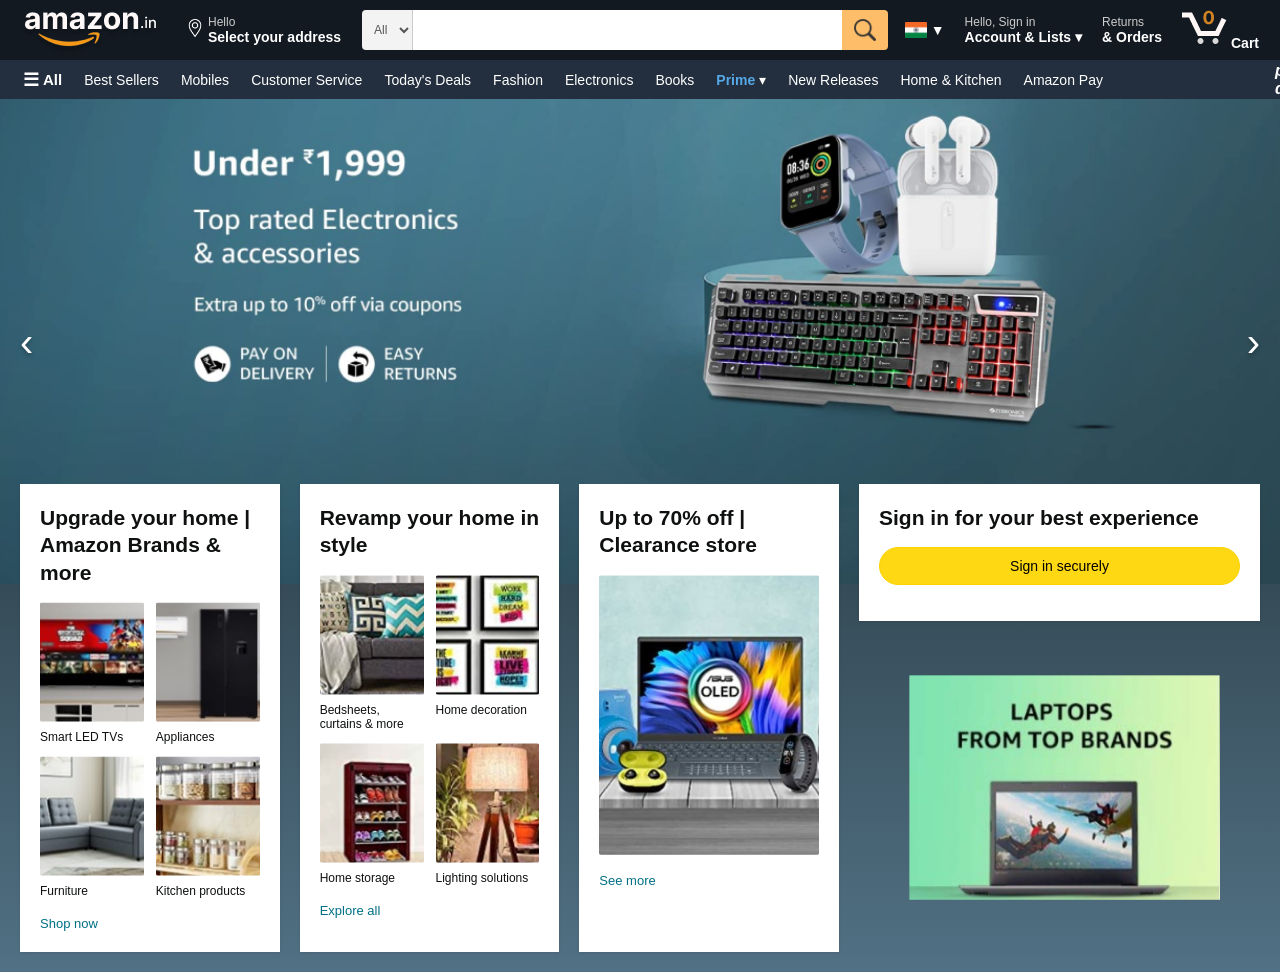
<file: CSS/Amazon Clone/index.html>
<!DOCTYPE html>
<html lang="en">
<head>
<meta charset="UTF-8">
<meta name="viewport" content="width=device-width, initial-scale=1.0">
<title>Amazon.in</title>
<style>
  * {
    margin: 0;
    padding: 0;
    box-sizing: border-box;
  }

  body {
    font-family: 'Arial', sans-serif;
    background-image:linear-gradient(to bottom, #0c1214, #517184);
    color: #0f1111;
  }


  .top-header {
    background-color: #131921;
    display: flex;
    align-items: center;
    padding: 8px 12px;
    height: 60px;
    position: relative;
    z-index: 100;
  }

  .logo-container {
    display: flex;
    align-items: center;
    padding: 4px 8px;
    border: 1px solid transparent;
    border-radius: 2px;
    cursor: pointer;
    margin-right: 4px;
    flex-shrink: 0;
  }

  .logo-container:hover {
    border-color: #fff;
  }

  .logo-container img {
    height: 30px;
  }

  .logo-text {
    color: #fff;
    font-size: 21px;
    font-weight: bold;
    text-decoration: none;
    display: flex;
    align-items: center;
  }

  .logo-text .in {
    font-size: 12px;
    color: #fff;
    margin-left: 2px;
  }
  .logo-text img{
    height:100%;
  }

  .logo-smile {
    color: #febd69;
    font-size: 10px;
    display: block;
    margin-top: -2px;
  }

  .address-container {
    display: flex;
    align-items: center;
    padding: 4px 8px;
    border: 1px solid transparent;
    border-radius: 2px;
    cursor: pointer;
    margin-right: 4px;
    flex-shrink: 0;
  }

  .address-container:hover {
    border-color: #fff;
  }
  .address-container img{
    width: 18px;
    height: 18px;
  }
  .address-icon {
    color: #fff;
    font-size: 18px;
    margin-right: 4px;
  }

  .address-text {
    display: flex;
    flex-direction: column;
  }

  .address-text .hello {
    color: #ccc;
    font-size: 12px;
  }

  .address-text .location {
    color: #fff;
    font-size: 14px;
    font-weight: bold;
  }


  .search-container {
    display: flex;
    flex: 1;
    max-width: 780px;
    height: 40px;
    margin: 0 8px;
    border-radius: 4px;
    overflow: hidden;
  }

  .search-category {
    background-color: #f3f3f3;
    border: none;
    padding: 0 8px;
    font-size: 12px;
    color: #555;
    cursor: pointer;
    border-right: 1px solid #ccc;
    min-width: 50px;
  }

  .search-input {
    flex: 1;
    border: none;
    padding: 0 10px;
    font-size: 15px;
    outline: none;
  }

  .search-btn {
    background-color: #febd69;
    border: none;
    width: 46px;
    cursor: pointer;
    display: flex;
    align-items: center;
    justify-content: center;
    background-image: url('search icon.png');
    background-size: 22px 22px;
    background-repeat: no-repeat;
    background-position: center;
    transition: background 0.2s;
  }

  .search-btn:hover {
    background-color: #f3a847;
  }

  .search-btn svg {
    width: 22px;
    height: 22px;
  }

 
  .header-right {
    display: flex;
    align-items: center;
    margin-left: auto;
    flex-shrink: 0;
  }

  .header-item {
    display: flex;
    flex-direction: column;
    padding: 4px 8px;
    border: 1px solid transparent;
    border-radius: 2px;
    cursor: pointer;
    text-decoration: none;
    color: #fff;
    margin-right: 2px;
  }

  .header-item:hover {
    border-color: #fff;
  }

  .header-item .line1 {
    font-size: 12px;
    color: #ccc;
  }

  .header-item .line2 {
    font-size: 14px;
    font-weight: bold;
  }

  .lang-selector {
    display: flex;
    align-items: center;
    padding: 4px 8px;
    border: 1px solid transparent;
    border-radius: 2px;
    cursor: pointer;
    margin-right: 2px;
  }

  .lang-selector:hover {
    border-color: #fff;
  }

  .lang-flag {
    width: 22px;
    height: 16px;
    margin-right: 4px;
    border-radius: 1px;
  }

  .lang-text {
    color: #fff;
    font-size: 14px;
    font-weight: bold;
  }

  .cart-container {
    display: flex;
    align-items: flex-end;
    padding: 4px 8px;
    border: 1px solid transparent;
    border-radius: 2px;
    cursor: pointer;
    text-decoration: none;
    color: #fff;
  }

  .cart-container:hover {
    border-color: #fff;
  }

  .cart-icon {
    position: relative;
    font-size: 28px;
    margin-right: 4px;
  }


  .cart-text {
    font-size: 14px;
    font-weight: bold;
  }

 
  .secondary-nav {
    background-color: #232f3e;
    display: flex;
    align-items: center;
    padding: 4px 12px;
    height: 39px;
    overflow-x: auto;
  }

  .nav-item {
    color: #fff;
    text-decoration: none;
    font-size: 14px;
    padding: 6px 10px;
    border: 1px solid transparent;
    border-radius: 2px;
    white-space: nowrap;
    cursor: pointer;
    display: flex;
    align-items: center;
  }

  .nav-item:hover {
    border-color: #fff;
  }

  .nav-item.all-nav {
    font-weight: bold;
    font-size: 15px;
  }

  .nav-item.all-nav .hamburger {
    margin-right: 4px;
    font-size: 18px;
  }

  .nav-item .prime-text {
    color: #fff;
  }

  .nav-item .prime-text span {
    color: #56a9e8;
    font-weight: bold;
  }

  .nav-item .dropdown-arrow {
    font-size: 10px;
    margin-left: 2px;
  }

  .lion{
    width:100%;
    height: 100%;
    background-image: url('lion.png');
    margin-left: 150px;
    background-size: contain;
    background-repeat: no-repeat;
  }
 
  .prime-day-banner {
    margin-left: auto;
    display: flex;
    align-items: center;
    padding: 4px 10px;
    cursor: pointer;
    border: 1px solid transparent;
    border-radius: 2px;
    text-decoration: none;
  }

  .prime-day-banner:hover {
    border-color: #fff;
  }

  .prime-day-banner .pd-text {
    color: #fff;
    font-size: 14px;
    font-weight: bold;
    margin-right: 4px;
  }

  .prime-day-banner .pd-text .prime-logo {
    font-style: italic;
    font-size: 16px;
  }

  .prime-day-banner .pd-date {
    color: #fff;
    font-size: 12px;
  }

  .prime-day-banner .pd-arrow {
    color: #fff;
    font-size: 18px;
    margin-left: 4px;
  }


  .hero-banner {
    position: relative;
    width: 100%;
    height: 485px;
    background-image: url('background picture.png');
    background-size: cover;
    background-position: center;
  }

  .hero-content {
    position: absolute;
    top: 50%;
    left: 15%;
    transform: translateY(-50%);
    color: #fff;
    z-index: 2;
  }

  .hero-content h1 {
    font-size: 36px;
    font-weight: bold;
    margin-bottom: 12px;
  }

  .hero-content h1 .rupee {
    font-size: 28px;
  }

  .hero-content h2 {
    font-size: 22px;
    font-weight: normal;
    margin-bottom: 16px;
    line-height: 1.4;
  }

  .hero-content .coupon-text {
    font-size: 16px;
    margin-bottom: 20px;
  }

  .hero-badges {
    display: flex;
    gap: 20px;
    align-items: center;
  }

  .hero-badge {
    display: flex;
    align-items: center;
    gap: 8px;
  }

  .hero-badge-icon {
    width: 36px;
    height: 36px;
    background: #fff;
    border-radius: 50%;
    display: flex;
    align-items: center;
    justify-content: center;
    font-size: 18px;
  }

  .hero-badge-text {
    font-size: 12px;
    font-weight: bold;
    line-height: 1.3;
  }

  .hero-badge-divider {
    width: 1px;
    height: 30px;
    background: rgba(255,255,255,0.4);
  }

  .hero-image {
    position: absolute;
    right: 15%;
    top: 50%;
    transform: translateY(-50%);
    z-index: 2;
  }

  .hero-image img {
    max-height: 320px;
  }

  .hero-arrow {
    position: absolute;
    top: 50%;
    transform: translateY(-50%);
    color: #fff;
    font-size: 40px;
    cursor: pointer;
    z-index: 3;
    background: transparent;
    border: none;
    padding: 10px;
    text-shadow: 0 2px 4px rgba(0,0,0,0.3);
  }

  .hero-arrow.left {
    left: 10px;
  }

  .hero-arrow.right {
    right: 10px;
  }

  
  .cards-row {
    display: flex;
    gap: 20px;
    padding: 20px;
    margin-top: -120px;
    position: relative;
    z-index: 10;
    max-width: 1500px;
    margin-left: auto;
    margin-right: auto;
  }

  .card {
    background: #fff;
    padding: 20px;
    flex: 1;
    min-width: 0;
    box-shadow: 0 1px 3px rgba(0,0,0,0.1);
  }

  .card h3 {
    font-size: 21px;
    font-weight: bold;
    margin-bottom: 16px;
    line-height: 1.3;
  }

  .card-grid {
    display: grid;
    grid-template-columns: 1fr 1fr;
    gap: 12px;
    margin-bottom: 16px;
  }

  .card-grid-item {
    cursor: pointer;
  }

  .card-grid-item img {
    width: 100%;
    height: 120px;
    object-fit: cover;
    border-radius: 2px;
  }

  .card-grid-item p {
    font-size: 12px;
    color: #0f1111;
    margin-top: 4px;
  }

  .card-link {
    color: #007185;
    font-size: 13px;
    text-decoration: none;
    cursor: pointer;
  }

  .card-link:hover {
    color: #c7511f;
    text-decoration: underline;
  }

  
  .card-clearance .clearance-img {
    width: 100%;
    height: 280px;
    object-fit: cover;
    border-radius: 2px;
    margin-bottom: 12px;
  }


  .card-signin {
    display: flex;
    flex-direction: column;
  }

  .card-signin h3 {
    font-size: 21px;
    margin-bottom: 16px;
  }

  .signin-btn {
    background: #ffd814;
    border: 1px solid #fcd200;
    border-radius: 20px;
    padding: 10px 20px;
    font-size: 14px;
    cursor: pointer;
    width: 100%;
    margin-bottom: 16px;
    font-weight: normal;
  }

  .signin-btn:hover {
    background: #f7ca00;
  }

  .card-signin .laptops-img {
    width: 100%;
    height: 220px;
    object-fit: cover;
    border-radius: 2px;
  }
  .card-diff{
    height: 220px;
  }
  .card-diff img{
    width:90%;
    height:auto;
    padding-left:50px;
  }
  
</style>
</head>
<body>


<header class="top-header">
 
  <a href="#" class="logo-container">
    <div class="logo-text">
    <img src="logo.png" alt="Amazon">
    </div>
  </a>


  <div class="address-container">
    <span class="address-icon"><img src="location.png" alt="Location"></span>
    <div class="address-text">
      <span class="hello">Hello</span>
      <span class="location">Select your address</span>
    </div>
  </div>


  <div class="search-container">
    <select class="search-category">
      <option>All</option>
    </select>
    <input type="text" class="search-input" placeholder="">
    <button class="search-btn"></button>
  </div>

 
  <div class="header-right">
  
    <div class="lang-selector">
      <img src="indian flag.png" alt="IN" class="lang-flag">
      <span class="lang-text">▼</span>
    </div>

    <a href="#" class="header-item">
      <span class="line1">Hello, Sign in</span>
      <span class="line2">Account & Lists ▾</span>
    </a>

  
    <a href="#" class="header-item">
      <span class="line1">Returns</span>
      <span class="line2">& Orders</span>
    </a>


    <a href="#" class="cart-container">
      <div class="cart-icon">
        <img src="cart icon.png">
        <span class="cart-count"></span>
      </div>
      <span class="cart-text">Cart</span>
    </a>
  </div>
</header>


<nav class="secondary-nav">
  <a href="#" class="nav-item all-nav">
    <span class="hamburger">☰</span> All
  </a>
  <a href="#" class="nav-item">Best Sellers</a>
  <a href="#" class="nav-item">Mobiles</a>
  <a href="#" class="nav-item">Customer Service</a>
  <a href="#" class="nav-item">Today's Deals</a>
  <a href="#" class="nav-item">Fashion</a>
  <a href="#" class="nav-item">Electronics</a>
  <a href="#" class="nav-item">Books</a>
  <a href="#" class="nav-item">
    <span class="prime-text"><span>Prime</span> ▾</span>
  </a>
  <a href="#" class="nav-item">New Releases</a>
  <a href="#" class="nav-item">Home & Kitchen</a>
  <a href="#" class="nav-item">Amazon Pay</a>
  <div class="lion"></div>

  <a href="#" class="prime-day-banner">
    <span class="pd-text"><span class="prime-logo">prime day</span></span>
    <span class="pd-date">23<sup>rd</sup>-24<sup>th</sup> July</span>
    <span class="pd-arrow">›</span>
  </a>
</nav>


<section class="hero-banner">
  <button class="hero-arrow left">‹</button>
  <button class="hero-arrow right">›</button>
</section>


<section class="cards-row">

 
  <div class="card">
    <h3>Upgrade your home | Amazon Brands & more</h3>
    <div class="card-grid">
      <div class="card-grid-item">
        <img src="image 17.png" alt="Smart LED TVs">
        <p>Smart LED TVs</p>
      </div>
      <div class="card-grid-item">
        <img src="image 18.png" alt="Appliances">
        <p>Appliances</p>
      </div>
      <div class="card-grid-item">
        <img src="image 20.png" alt="Furniture">
        <p>Furniture</p>
      </div>
      <div class="card-grid-item">
        <img src="image 19.png" alt="Kitchen products">
        <p>Kitchen products</p>
      </div>
    </div>
    <a href="#" class="card-link">Shop now</a>
  </div>


  <div class="card">
    <h3>Revamp your home in style</h3>
    <div class="card-grid">
      <div class="card-grid-item">
        <img src="image 25.png" alt="Bedsheets, curtains & more">
        <p>Bedsheets, curtains & more</p>
      </div>
      <div class="card-grid-item">
        <img src="image 24.png" alt="Home decoration">
        <p>Home decoration</p>
      </div>
      <div class="card-grid-item">
        <img src="image 22.png" alt="Home storage">
        <p>Home storage</p>
      </div>
      <div class="card-grid-item">
        <img src="image 21.png" alt="Lighting solutions">
        <p>Lighting solutions</p>
      </div>
    </div>
    <a href="#" class="card-link">Explore all</a>
  </div>

  
  <div class="card card-clearance">
    <h3>Up to 70% off | Clearance store</h3>
    <img src="image 26.png" alt="Clearance store" class="clearance-img">
    <a href="#" class="card-link">See more</a>
  </div>

<div class="card-diff">
  <div class="card card-signin">
    <h3>Sign in for your best experience</h3>
    <button class="signin-btn">Sign in securely</button>
  </div><br><br><br>
    <img src="image 28.png" alt="Laptops from top brands" class="laptops-img">
</div>
</section>

</body>
</html>
</file>
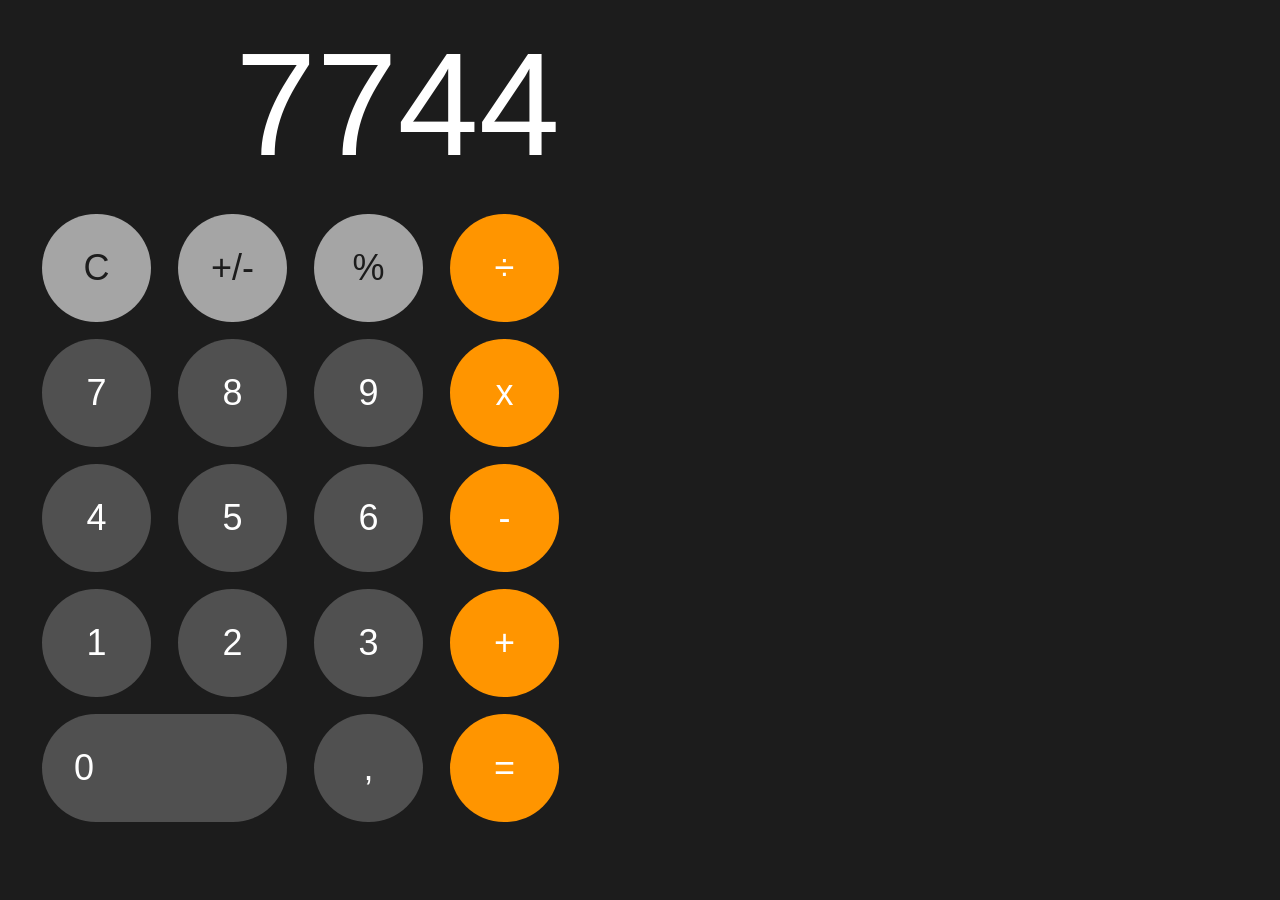
<file: CSS/Calculator/index.html>
<!DOCTYPE html>
<html lang="en">
<head>
  <meta charset="UTF-8">
  <meta name="viewport" content="width=device-width, initial-scale=1.0">
  <title>Calculator</title>
  <style>
    * {
      box-sizing: border-box;
      margin: 0;
      padding: 0;
    }

    body {
      background: #1c1c1c;
      font-family: Arial, Helvetica, sans-serif;
    }

    
    .calculator {
      width: 609px;
      height: 857px;
      padding: 0 49px 0 42px;
      background: #1c1c1c;
    }

    
    .display {
      height: 214px;
      display: flex;
      align-items: flex-end;
      justify-content: flex-end;
      padding-bottom: 36px;
      color: #ffffff;
      font-size: 146px;
      line-height: 1;
      text-align: right;
    }

    
    .keys {
      display: grid;
      grid-template-columns: repeat(4, 109px);
      grid-auto-rows: 108px;
      column-gap: 27px;
      row-gap: 17px;
    }

    .key {
      border: none;
      border-radius: 54px;
      font-family: inherit;
      font-size: 36px;
      color: #ffffff;
      background: #505050;
      cursor: pointer;
      display: flex;
      align-items: center;
      justify-content: center;
    }

    .key.light {
      background: #a5a5a5;
      color: #1c1c1c;
    }

    .key.orange {
      background: #ff9500;
      color: #ffffff;
    }

    
    .key.zero {
      grid-column: span 2;
      justify-content: flex-start;
      padding-left: 32px;
    }

    .key:active {
      filter: brightness(1.25);
    }
  </style>
</head>
<body>
  <div class="calculator">
    <div class="display">7744</div>

    <div class="keys">
      <button class="key light">C</button>
      <button class="key light">+/-</button>
      <button class="key light">%</button>
      <button class="key orange">÷</button>

      <button class="key">7</button>
      <button class="key">8</button>
      <button class="key">9</button>
      <button class="key orange">x</button>

      <button class="key">4</button>
      <button class="key">5</button>
      <button class="key">6</button>
      <button class="key orange">-</button>

      <button class="key">1</button>
      <button class="key">2</button>
      <button class="key">3</button>
      <button class="key orange">+</button>

      <button class="key zero">0</button>
      <button class="key">,</button>
      <button class="key orange">=</button>
    </div>
  </div>
</body>
</html>
</file>
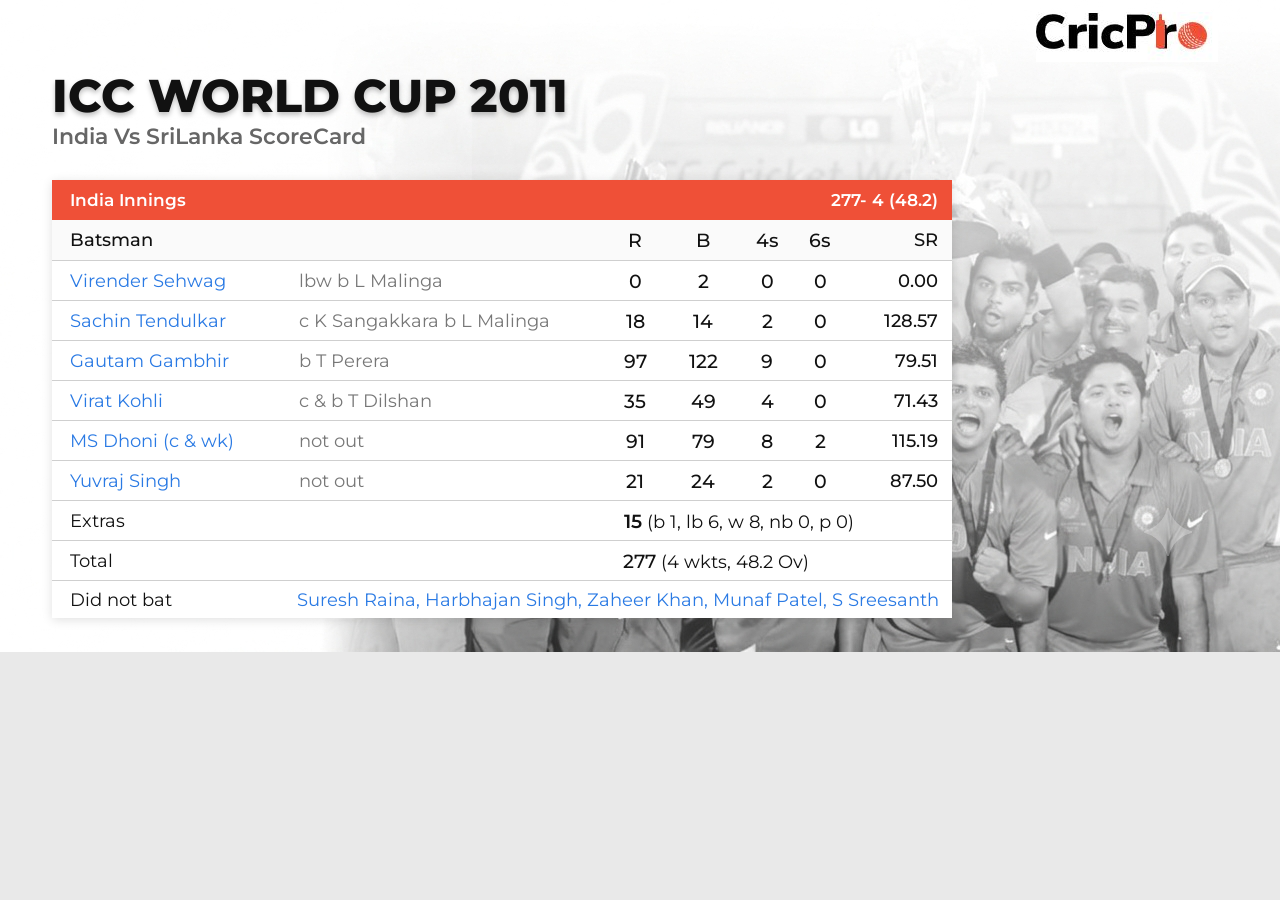
<file: CSS/Cricket App/index.html>
<!doctype html>
<html lang="en">
  <head>
    <meta charset="UTF-8" />
    <meta
      name="viewport"
      content="width=device-width, initial-scale=1, viewport-fit=cover"
    />
    <title>ICC World Cup 2011 – India vs SriLanka Scorecard</title>
    <link
      href="https://fonts.googleapis.com/css2?family=Montserrat:wght@400;500;600;800;900&display=swap"
      rel="stylesheet"
    />
    <style>
      :root {
        box-sizing: border-box;
        --bg: #fff;
        --ink: #111;
        --sub: #666;
        --muted: #777;
        --link: #2a7ae4;
        --line: #cfcfcf;
        --head: #fafafa;
        --red: #ef5037;
      }
      * {
        box-sizing: border-box;
        margin: 0;
        padding: 0;
      }
      body {
        background: #e9e9e9;
        font-family: "Montserrat", Arial, sans-serif;
        color: var(--ink);
        overflow-x: auto;
      }
      .page {
        position: relative;
        width: 1288px;
        height: 652px;
        margin: 0 auto;
        background-image:url(Gemini_Generated_Image_lnj278lnj278lnj2.png);
        overflow: hidden;
      }
      .logo {
        position: absolute;
        right: 70px;
        top: 12px;
        font-weight: 900;
        font-size: 40px;
        letter-spacing: -1px;
        line-height: 1;
      }
      .logo i {
        display: inline-block;
        width: 26px;
        height: 26px;
        border-radius: 50%;
        background: #ef5037;
        margin-left: 2px;
        vertical-align: -2px;
      }
      h1 {
        position: absolute;
        left: 52px;
        top: 68px;
        font-size: 46px;
        font-weight: 800;
        line-height: 1.2;
        text-shadow: 0 3px 5px rgba(0, 0, 0, 0.25);
        white-space: nowrap;
      }
      .sub {
        position: absolute;
        left: 52px;
        top: 123px;
        font-size: 22px;
        font-weight: 600;
        color: var(--sub);
      }
      .card {
        position: absolute;
        left: 52px;
        top: 180px;
        width: 871px;
        width:900px;
        background: #fff;
        box-shadow: 0 2px 10px rgba(0, 0, 0, 0.12);
      }
      .row {
        position: relative;
        height: 40px;
        border-bottom: 1px solid var(--line);
        font-size: 18px;
      }
      .row:last-child {
        border-bottom: 0;
        height: 37px;
      }
      .row > span {
        position: absolute;
        top: 50%;
        transform: translateY(-50%);
        white-space: nowrap;
      }
      .top {
        background: var(--red);
        color: #fff;
        font-weight: 600;
        font-size: 17px;
        height: 40px;
        border: 0;
      }
      .top .l {
        left: 18px;
      }
      .top .r {
        right: 14px;
      }
      .hd {
        background: var(--head);
        height: 41px;
        font-weight: 500;
        font-size: 18px;
      }
      .name {
        left: 18px;
        color: var(--link);
      }
      .out {
        left: 247px;
        color: var(--muted);
      }
      .n {
        font-weight: 500;
        font-size: 19px;
        transform: translate(-50%, -50%) !important;
      }
      .R {
        left: 583px;
      }
      .B {
        left: 651px;
      }
      .F {
        left: 715px;
      }
      .S {
        left: 768px;
      }
      .sr {
        right: 14px;
        font-weight: 500;
        font-size: 18px;
      }
      .lbl {
        left: 18px;
      }
      .val {
        left: 572px;
      }
      .dnb {
        left: 245px;
        color: var(--link);
      }
      .val b {
        font-weight: 600;
        font-size: 19px;
      }
    </style>
  </head>
  <body>
    <div class="page">
      <div class="photo"></div>
      <div class="logo"><img src="logo.jpg"></div>
      <h1>ICC WORLD CUP 2011</h1>
      <div class="sub">India Vs SriLanka ScoreCard</div>

      <div class="card">
        <div class="row top">
          <span class="l">India Innings</span
          ><span class="r">277- 4 (48.2)</span>
        </div>
        <div class="row hd">
          <span class="lbl">Batsman</span> <span class="n R">R</span
          ><span class="n B">B</span><span class="n F">4s</span
          ><span class="n S">6s</span><span class="sr">SR</span>
        </div>

        <div class="row">
          <span class="name">Virender Sehwag</span
          ><span class="out">lbw b L Malinga</span> <span class="n R">0</span
          ><span class="n B">2</span><span class="n F">0</span
          ><span class="n S">0</span><span class="sr">0.00</span>
        </div>
        <div class="row">
          <span class="name">Sachin Tendulkar</span
          ><span class="out">c K Sangakkara b L Malinga</span>
          <span class="n R">18</span><span class="n B">14</span
          ><span class="n F">2</span><span class="n S">0</span
          ><span class="sr">128.57</span>
        </div>
        <div class="row">
          <span class="name">Gautam Gambhir</span
          ><span class="out">b T Perera</span> <span class="n R">97</span
          ><span class="n B">122</span><span class="n F">9</span
          ><span class="n S">0</span><span class="sr">79.51</span>
        </div>
        <div class="row">
          <span class="name">Virat Kohli</span
          ><span class="out">c &amp; b T Dilshan</span>
          <span class="n R">35</span><span class="n B">49</span
          ><span class="n F">4</span><span class="n S">0</span
          ><span class="sr">71.43</span>
        </div>
        <div class="row">
          <span class="name">MS Dhoni (c &amp; wk)</span
          ><span class="out">not out</span> <span class="n R">91</span
          ><span class="n B">79</span><span class="n F">8</span
          ><span class="n S">2</span><span class="sr">115.19</span>
        </div>
        <div class="row">
          <span class="name">Yuvraj Singh</span><span class="out">not out</span>
          <span class="n R">21</span><span class="n B">24</span
          ><span class="n F">2</span><span class="n S">0</span
          ><span class="sr">87.50</span>
        </div>

        <div class="row">
          <span class="lbl">Extras</span
          ><span class="val"><b>15</b> (b 1, lb 6, w 8, nb 0, p 0)</span>
        </div>
        <div class="row">
          <span class="lbl">Total</span
          ><span class="val" style="left: 571px"
            ><b style="font-weight: 500">277</b> (4 wkts, 48.2 Ov)</span
          >
        </div>
        <div class="row">
          <span class="lbl">Did not bat</span
          ><span class="dnb"
            >Suresh Raina, Harbhajan Singh, Zaheer Khan, Munaf Patel, S
            Sreesanth</span
          >
        </div>
      </div>
    </div>
  </body>
</html>
</file>
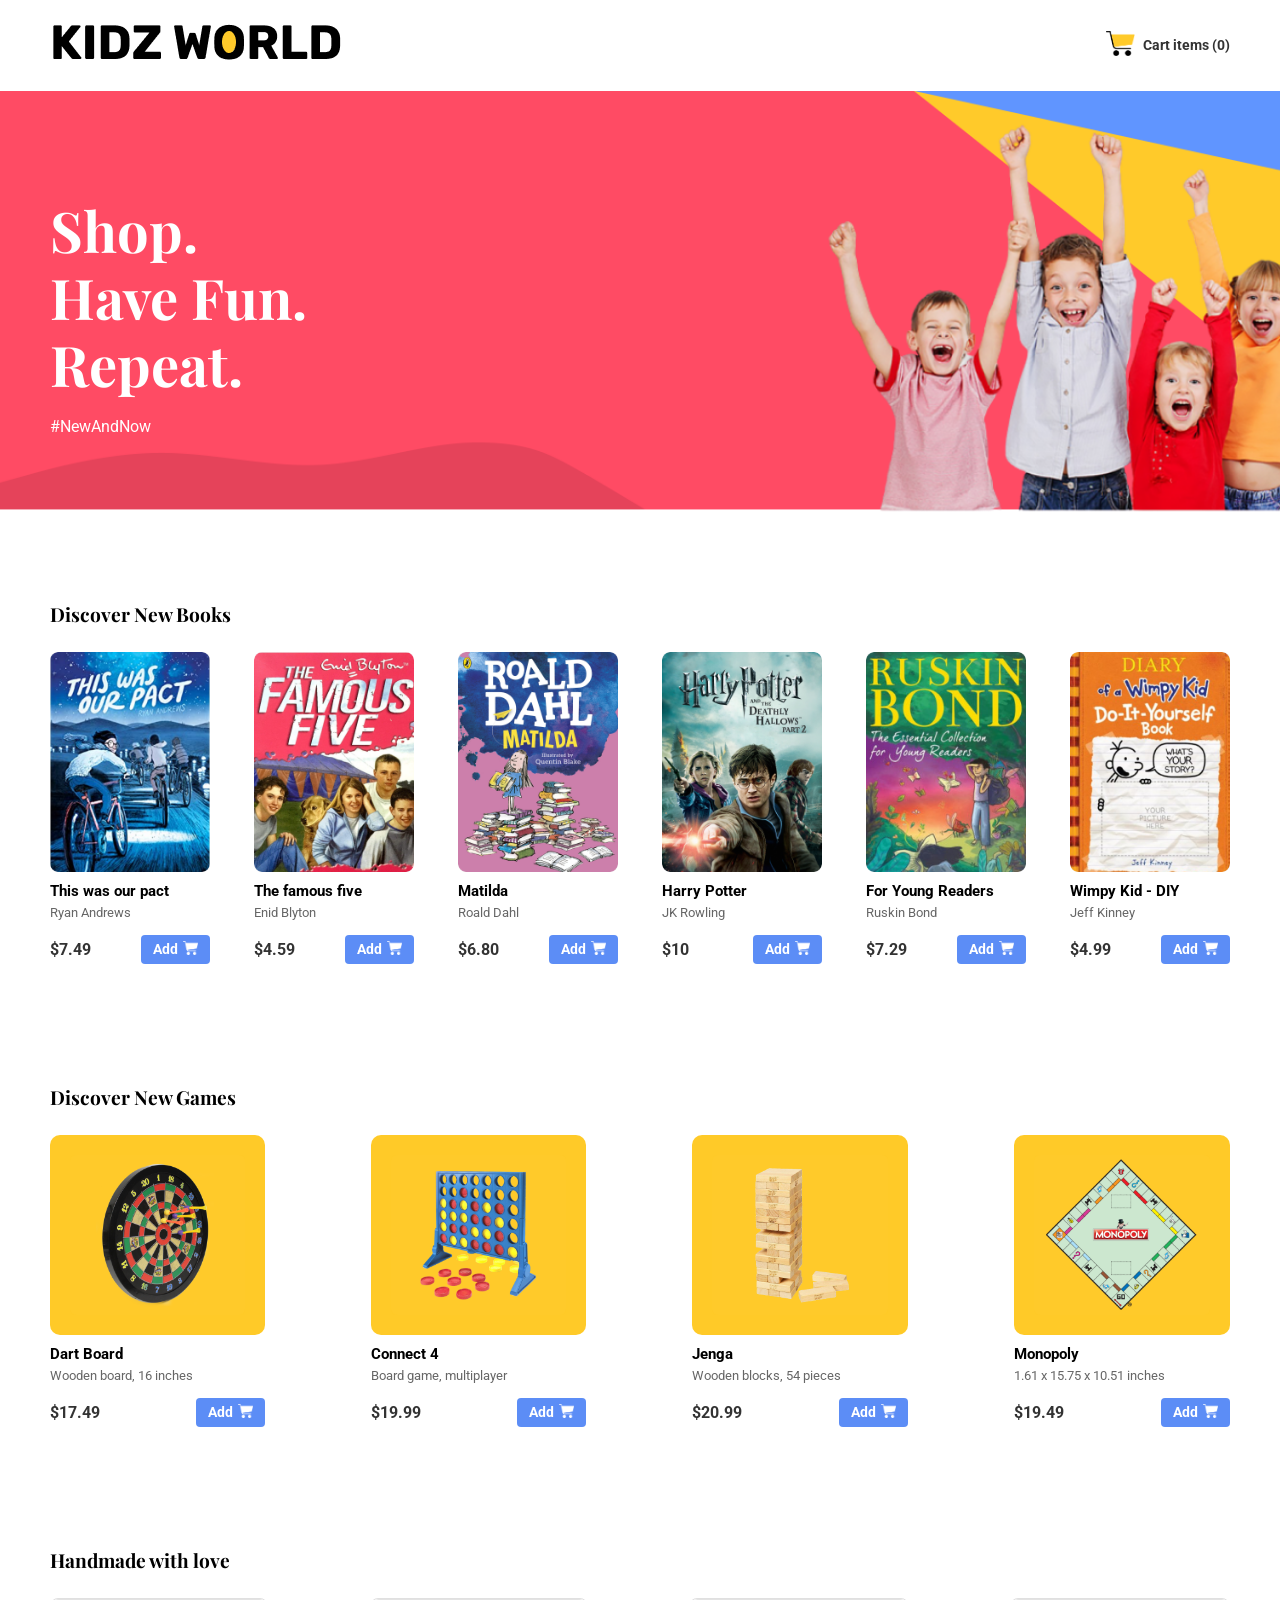
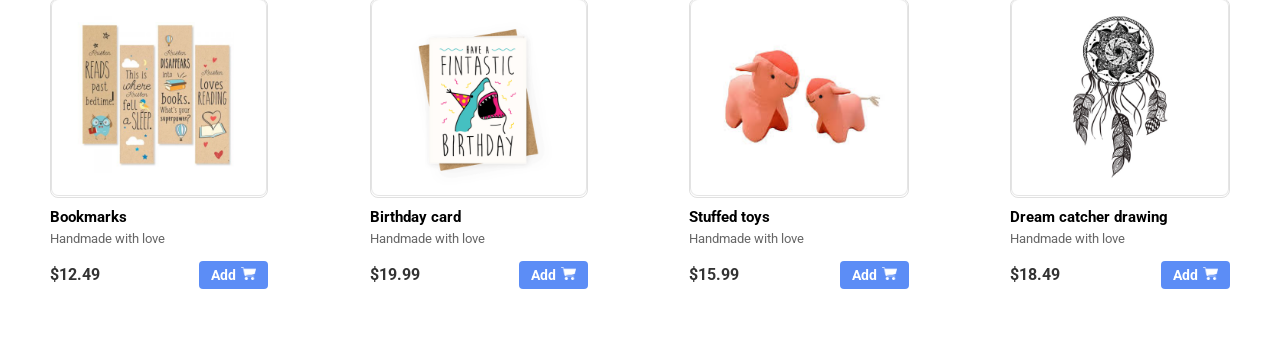
<file: CSS/Kidz World/index.html>
<!DOCTYPE html>
<html lang="en">
<head>
    <meta charset="UTF-8">
    <meta name="viewport" content="width=device-width, initial-scale=1.0">
    <title>Kidz World</title>
    <link rel="stylesheet" href="style.css">
    <link href="https://fonts.googleapis.com/css2?family=Playfair+Display:wght@700&family=Roboto:wght@400;700&display=swap" rel="stylesheet">
</head>
<body>

    <nav>
        <div class="logo"><img src="kw-logo.png"></div>
        <div class="cart-main">
            <div class="cart-icon"> <img  class="cart-img"  src="cart-icon.png"></div> 
            <div class="cart-text"><b>Cart items (0)</b></div>
        </div>
    </nav>

    <div class="hero">
        <div class="hero-text">
            <h1>Shop.<br>Have Fun.<br>Repeat.</h1>
            <h5>#NewAndNow</h5>
        </div>
    </div>

    <div class="section books-section">
        <h2 class="section-title">Discover New Books</h2>
        <div class="card-container books-grid">
            
            <div class="card book-card">
                <img src="book1.png" alt="This was our pact" class="product-img book-img">
                <div class="card-details">
                    <h5>This was our pact</h5>
                    <p>Ryan Andrews</p>
                </div>
                <div class="money">
                    <h4>$7.49</h4>
                    <button class="add-btn">Add <span class="btn-icon"><img class="white"src="cart-icon-white.png"></span></button>
                </div>
            </div>
            
            <div class="card book-card">
                <img src="book2.png" alt="The famous five" class="product-img book-img">
                <div class="card-details">
                    <h5>The famous five</h5>
                    <p>Enid Blyton</p>
                </div>
                <div class="money">
                    <h4>$4.59</h4>
                    <button class="add-btn">Add <span class="btn-icon"><img class="white"src="cart-icon-white.png"></span></button>
                </div>
            </div>

            <div class="card book-card">
                <img src="book3.png" alt="Matilda" class="product-img book-img">
                <div class="card-details">
                    <h5>Matilda</h5>
                    <p>Roald Dahl</p>
                </div>
                <div class="money">
                    <h4>$6.80</h4>
                    <button class="add-btn">Add <span class="btn-icon"><img class="white"src="cart-icon-white.png"></span></button>
                </div>
            </div>

            <div class="card book-card">
                <img src="book4.png" alt="Harry Potter" class="product-img book-img">
                <div class="card-details">
                    <h5>Harry Potter</h5>
                    <p>JK Rowling</p>
                </div>
                <div class="money">
                    <h4>$10</h4>
                    <button class="add-btn">Add <span class="btn-icon"><img class="white"src="cart-icon-white.png"></span></button>
                </div>
            </div>

            <div class="card book-card">
                <img src="book5.png" alt="For Young Readers" class="product-img book-img">
                <div class="card-details">
                    <h5>For Young Readers</h5>
                    <p>Ruskin Bond</p>
                </div>
                <div class="money">
                    <h4>$7.29</h4>
                    <button class="add-btn">Add <span class="btn-icon"><img class="white"src="cart-icon-white.png"></span></button>
                </div>
            </div>

            <div class="card book-card">
                <img src="book6.png" alt="Wimpy Kid" class="product-img book-img">
                <div class="card-details">
                    <h5>Wimpy Kid - DIY</h5>
                    <p>Jeff Kinney</p>
                </div>
                <div class="money">
                    <h4>$4.99</h4>
                    <button class="add-btn">Add <span class="btn-icon"><img class="white"src="cart-icon-white.png"></span></button>
                </div>
            </div>
            
        </div>
    </div>

    <div class="section games-section">
        <h2 class="section-title">Discover New Games</h2>
        <div class="card-container games-grid">
            
            <div class="card game-card">
                <img src="dart-board.png" alt="Dart Board" class="product-img game-img">
                <div class="card-details">
                    <h5>Dart Board</h5>
                    <p>Wooden board, 16 inches</p>
                </div>
                <div class="money">
                    <h4>$17.49</h4>
                    <button class="add-btn">Add <span class="btn-icon"><img class="white"src="cart-icon-white.png"></span></button>
                </div>
            </div>
            
            <div class="card game-card">
                <img src="connect-four.png" alt="Connect 4" class="product-img game-img">
                <div class="card-details">
                    <h5>Connect 4</h5>
                    <p>Board game, multiplayer</p>
                </div>
                <div class="money">
                    <h4>$19.99</h4>
                    <button class="add-btn">Add <span class="btn-icon"><img class="white"src="cart-icon-white.png"></span></button>
                </div>
            </div>

            <div class="card game-card">
                <img src="jenga.png" alt="Jenga" class="product-img game-img">
                <div class="card-details">
                    <h5>Jenga</h5>
                    <p>Wooden blocks, 54 pieces</p>
                </div>
                <div class="money">
                    <h4>$20.99</h4>
                    <button class="add-btn">Add <span class="btn-icon"><img class="white"src="cart-icon-white.png"></span></button>
                </div>
            </div>

            <div class="card game-card">
                <img src="monopoly.png" alt="Monopoly" class="product-img game-img">
                <div class="card-details">
                    <h5>Monopoly</h5>
                    <p>1.61 x 15.75 x 10.51 inches</p>
                </div>
                <div class="money">
                    <h4>$19.49</h4>
                    <button class="add-btn">Add <span class="btn-icon"><img class="white"src="cart-icon-white.png"></span></button>
                </div>
            </div>

        </div>
    </div>

    <div class="section handmade-section">
        <h2 class="section-title">Handmade with love</h2>
        <div class="card-container handmade-grid">
            
            <div class="card handmade-card">
                <img src="bookmarks.png" alt="Bookmarks" class="product-img handmade-img">
                <div class="card-details">
                    <h5>Bookmarks</h5>
                    <p>Handmade with love</p>
                </div>
                <div class="money">
                    <h4>$12.49</h4>
                    <button class="add-btn">Add <span class="btn-icon"><img class="white"src="cart-icon-white.png"></span></button>
                </div>
            </div>
            
            <div class="card handmade-card">
                <img src="birthday-card.png" alt="Birthday Card" class="product-img handmade-img">
                <div class="card-details">
                    <h5>Birthday card</h5>
                    <p>Handmade with love</p>
                </div>
                <div class="money">
                    <h4>$19.99</h4>
                    <button class="add-btn">Add <span class="btn-icon"><img class="white"src="cart-icon-white.png"></span></button>
                </div>
            </div>

            <div class="card handmade-card">
                <img src="stuffed-toy.png" alt="Stuffed toys" class="product-img handmade-img">
                <div class="card-details">
                    <h5>Stuffed toys</h5>
                    <p>Handmade with love</p>
                </div>
                <div class="money">
                    <h4>$15.99</h4>
                    <button class="add-btn">Add <span class="btn-icon"><img class="white"src="cart-icon-white.png"></span></button>
                </div>
            </div>

            <div class="card handmade-card">
                <img src="dream-catcher.png" alt="Dream catcher" class="product-img handmade-img">
                <div class="card-details">
                    <h5>Dream catcher drawing</h5>
                    <p>Handmade with love</p>
                </div>
                <div class="money">
                    <h4>$18.49</h4>
                    <button class="add-btn">Add <span class="btn-icon"><img class="white"src="cart-icon-white.png"></span></button>
                </div>
            </div>

        </div>
    </div>

</body>
</html>
</file>
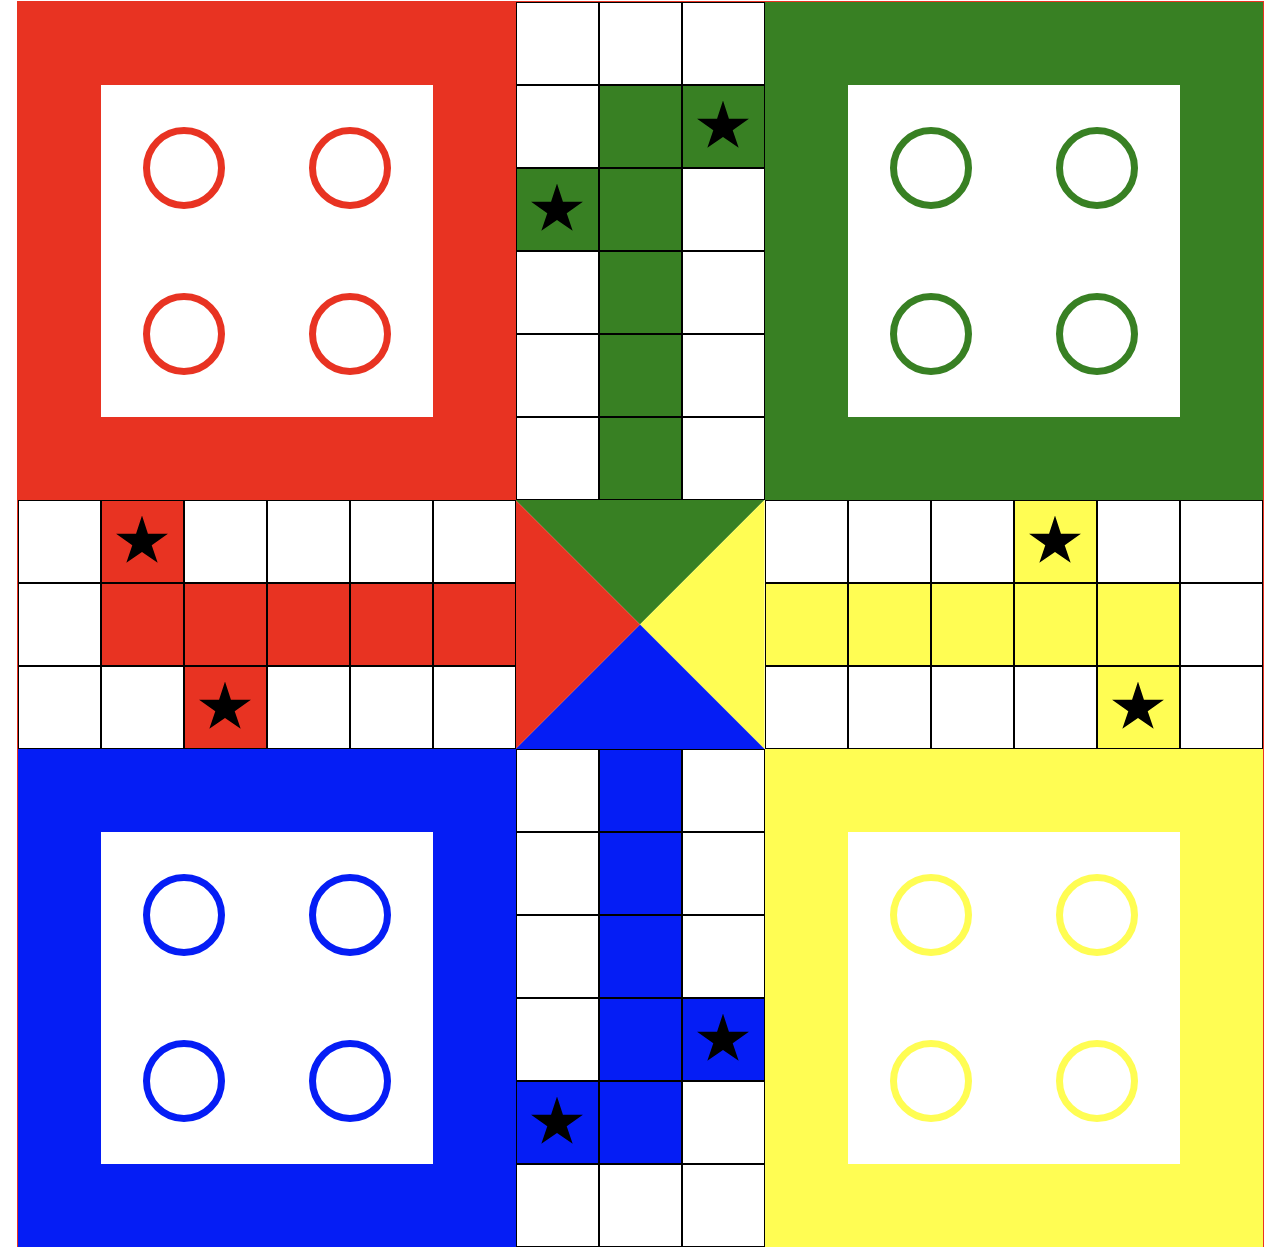
<file: CSS/Ludo/index.html>
<!DOCTYPE html>
<html lang="en">
<head>
  <meta charset="UTF-8">
  <meta name="viewport" content="width=device-width, initial-scale=1">
  <title>Ludo Board</title>
  <style>
   
    :root {
      --c: 83px;               
      --red: #e83322;
      --green: #388023;
      --blue: #051df5;
      --yellow: #fffd53;
      --line: #000;
    }

    * { box-sizing: border-box; }

    body {
      margin: 0;
      background: #fff;
      display: flex;
      justify-content: center;
    }

    
    .board {
      display: grid;
      grid-template-columns: repeat(15, var(--c));
      grid-template-rows: repeat(15, var(--c));
      outline: 1px solid var(--red);
      margin-top: 2px;
    }

    
    .home { position: relative; }
    .home.red    { grid-area: 1 / 1 / 7 / 7;   background: var(--red);    --col: var(--red); }
    .home.green  { grid-area: 1 / 10 / 7 / 16; background: var(--green);  --col: var(--green); }
    .home.blue   { grid-area: 10 / 1 / 16 / 7; background: var(--blue);   --col: var(--blue); }
    .home.yellow { grid-area: 10 / 10 / 16 / 16; background: var(--yellow); --col: var(--yellow); }

    .home .box {
      position: absolute;
      inset: var(--c);                 
      background: #fff;
      display: grid;
      grid-template: 1fr 1fr / 1fr 1fr;
      place-items: center;
    }

    .home .box span {
      width: 82px;
      height: 82px;
      border: 7px solid var(--col);
      border-radius: 50%;
    }

    
    .path { display: grid; }
    .path.top    { grid-area: 1 / 7 / 7 / 10;  grid-template: repeat(6, 1fr) / repeat(3, 1fr); }
    .path.bottom { grid-area: 10 / 7 / 16 / 10; grid-template: repeat(6, 1fr) / repeat(3, 1fr); }
    .path.left   { grid-area: 7 / 1 / 10 / 7;  grid-template: repeat(3, 1fr) / repeat(6, 1fr); }
    .path.right  { grid-area: 7 / 10 / 10 / 16; grid-template: repeat(3, 1fr) / repeat(6, 1fr); }

    
    .path i {
      position: relative;
      background: #fff;
      box-shadow: inset 0 0 0 1px var(--line);
    }

    .path i.r { background: var(--red); }
    .path i.g { background: var(--green); }
    .path i.b { background: var(--blue); }
    .path i.y { background: var(--yellow); }

    
    .path i.s::after {
      content: "";
      position: absolute;
      left: 50%;
      top: 50%;
      width: 54px;
      height: 52px;
      transform: translate(-50%, -50%);
      background: #000;
      clip-path: polygon(50% 0%, 61% 35%, 98% 35%, 68% 57%, 79% 91%,
                         50% 70%, 21% 91%, 32% 57%, 2% 35%, 39% 35%);
    }

    
    .center {
      grid-area: 7 / 7 / 10 / 10;
      position: relative;
    }
    .center div { position: absolute; inset: 0; }
    .center .t-green  { background: var(--green);  clip-path: polygon(0 0, 100% 0, 50% 50%); }
    .center .t-yellow { background: var(--yellow); clip-path: polygon(100% 0, 100% 100%, 50% 50%); }
    .center .t-blue   { background: var(--blue);   clip-path: polygon(0 100%, 100% 100%, 50% 50%); }
    .center .t-red    { background: var(--red);    clip-path: polygon(0 0, 0 100%, 50% 50%); }
  </style>
</head>
<body>

  <div class="board">

   
    <div class="home red">    <div class="box"><span></span><span></span><span></span><span></span></div></div>
    <div class="home green">  <div class="box"><span></span><span></span><span></span><span></span></div></div>
    <div class="home blue">   <div class="box"><span></span><span></span><span></span><span></span></div></div>
    <div class="home yellow"> <div class="box"><span></span><span></span><span></span><span></span></div></div>

   
    <div class="path top">
      <i></i><i></i><i></i>
      <i></i><i class="g"></i><i class="g s"></i>
      <i class="g s"></i><i class="g"></i><i></i>
      <i></i><i class="g"></i><i></i>
      <i></i><i class="g"></i><i></i>
      <i></i><i class="g"></i><i></i>
    </div>

   
    <div class="path left">
      <i></i><i class="r s"></i><i></i><i></i><i></i><i></i>
      <i></i><i class="r"></i><i class="r"></i><i class="r"></i><i class="r"></i><i class="r"></i>
      <i></i><i></i><i class="r s"></i><i></i><i></i><i></i>
    </div>

    
    <div class="path right">
      <i></i><i></i><i></i><i class="y s"></i><i></i><i></i>
      <i class="y"></i><i class="y"></i><i class="y"></i><i class="y"></i><i class="y"></i><i></i>
      <i></i><i></i><i></i><i></i><i class="y s"></i><i></i>
    </div>

    
    <div class="path bottom">
      <i></i><i class="b"></i><i></i>
      <i></i><i class="b"></i><i></i>
      <i></i><i class="b"></i><i></i>
      <i></i><i class="b"></i><i class="b s"></i>
      <i class="b s"></i><i class="b"></i><i></i>
      <i></i><i></i><i></i>
    </div>

    
    <div class="center">
      <div class="t-green"></div>
      <div class="t-yellow"></div>
      <div class="t-blue"></div>
      <div class="t-red"></div>
    </div>

  </div>

</body>
</html>
</file>
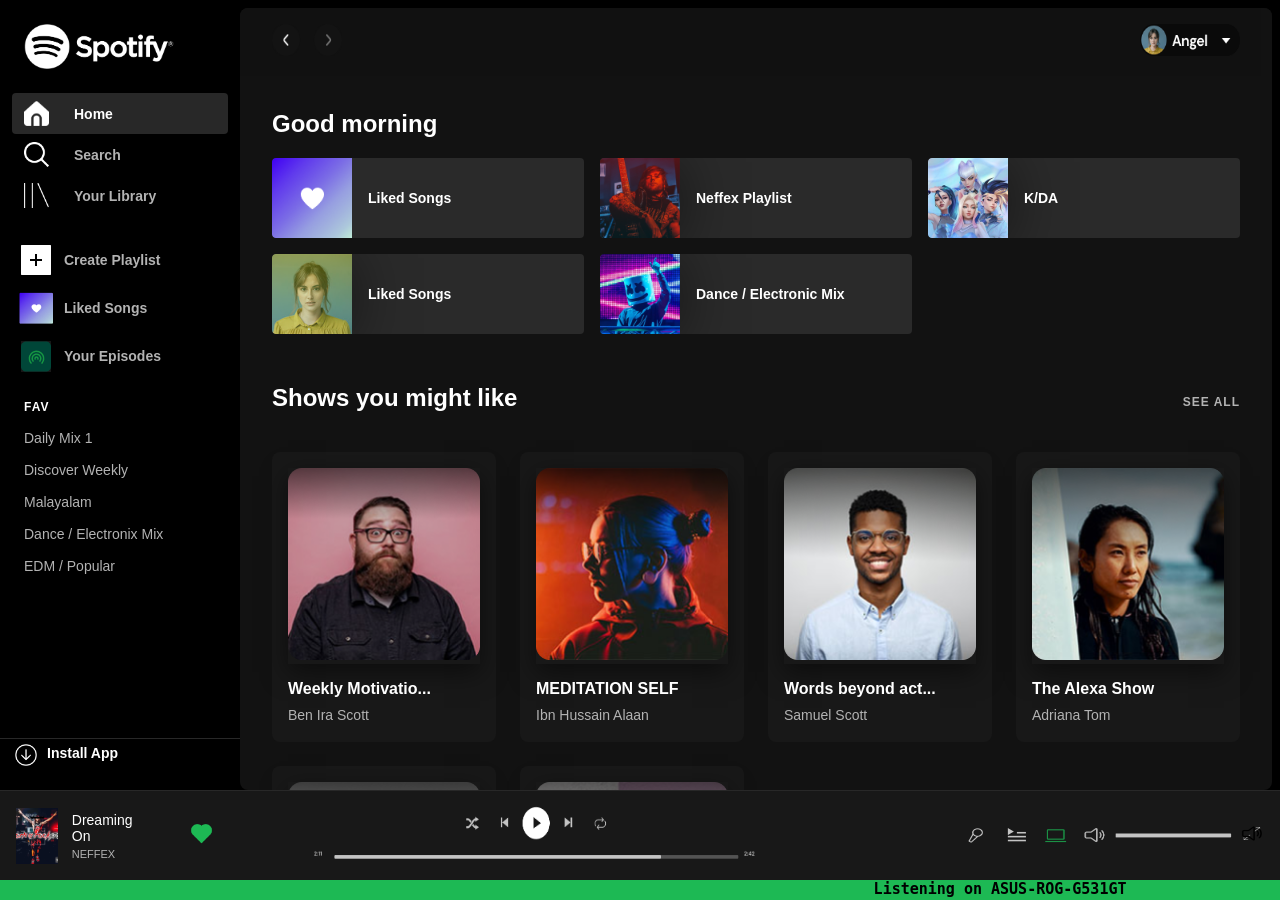
<file: CSS/Spotify Clone/index.html>
<!DOCTYPE html>
<html lang="en">
<head>
    <meta charset="UTF-8">
    <meta name="viewport" content="width=device-width, initial-scale=1.0">
    <title>Spotify Clone</title>
    <style>
      
        * {
            margin: 0;
            padding: 0;
            box-sizing: border-box;
        }

        body {
            font-family: 'Circular Std', 'Helvetica Neue', Helvetica, Arial, sans-serif;
            background-color: #000000;
            color: #ffffff;
            height: 100vh;
            display: flex;
            flex-direction: column;
            overflow: hidden;
        }

        a {
            text-decoration: none;
            color: inherit;
        }

        ul {
            list-style: none;
        }

        .logo img {
            width : 150px;
            height: 45px;

        }

        
        .app-container {
            display: flex;
            flex: 1;
            overflow: hidden;
        }

       
        .sidebar {
            width: 240px;
            background-color: #000000;
            display: flex;
            flex-direction: column;
            padding: 24px 0;
            flex-shrink: 0;
        }

        .logo {
            padding: 0 24px;
            margin-bottom: 24px;
            display: flex;
            align-items: center;
            gap: 5px;
            font-size: 24px;
            font-weight: bold;
            letter-spacing: -1px;
        }

        .nav-section {
            padding: 0 12px;
            margin-bottom: 24px;
        }

        .nav-item {
            display: flex;
            align-items: center;
            padding: 8px 12px;
            color: #b3b3b3;
            font-weight: 700;
            font-size: 14px;
            border-radius: 4px;
            transition: color 0.2s;
            cursor: pointer;
        }

        .nav-item:hover {
            color: #ffffff;
        }

        .nav-item.active {
            background-color: #282828;
            color: #ffffff;
        }

        .nav-icons{
            width:25px;
            height:25px;
            margin-right:25px;
        }

        .library-section {
            padding: 0 12px;
            flex: 1;
            overflow-y: auto;
        }

        .action-btn {
            display: flex;
            align-items: center;
            padding: 8px 12px;
            color: #b3b3b3;
            font-weight: 700;
            font-size: 14px;
            cursor: pointer;
            transition: color 0.2s;
            margin-bottom: 8px;
        }

        .action-btn:hover {
            color: #ffffff;
        }

        .action-btn .icon-box {
            width: 24px;
            height: 24px;
            margin-right: 16px;
            display: flex;
            justify-content: center;
            align-items: center;
        }

        .icon-box.create {
            background-color: #b3b3b3;
            color: black;
            border-radius: 2px;
        }
        
        .icon-box.liked {
            background: linear-gradient(135deg, #450af5, #c4efd9);
            color: white;
            border-radius: 2px;
        }

        .icon-box.episodes {
            background-color: #148a08;
            color: white;
            border-radius: 2px;
        }

        .playlist-header {
            padding: 16px 12px 8px;
            font-size: 12px;
            font-weight: 700;
            color: #ffffff;
            letter-spacing: 1px;
        }

        .playlist-item {
            padding: 8px 12px;
            font-size: 14px;
            color: #b3b3b3;
            cursor: pointer;
            white-space: nowrap;
            overflow: hidden;
            text-overflow: ellipsis;
        }

        .playlist-item:hover {
            color: #ffffff;
        }
        .install{
            width: 22px;
            height: 22px;
            margin-right:10px;
            margin-top: 5px;
        }

        .install-app {
            padding-left:15px;
            display: flex;
            align-items: center;
            color: #ffffff;
            font-weight: 700;
            font-size: 14px;
            cursor: pointer;
            border-top: 1px solid #282828;
            text-align: center;
        }
        .main-view {
            flex: 1;
            background-color: #121212;
            border-radius: 8px;
            margin: 8px 8px 0 0; 
            overflow-y: auto;
            position: relative;
        }

        .top-bar {
             position: sticky;
             top: 0;
             background-color: rgba(18, 18, 18, 0.9);
             padding: 16px 32px;
             display: flex;
             justify-content: space-between;
             align-items: center;
             z-index: 10;
        }

        .nav-arrows {
            width: 70px;
            height: 32px;
        }

        .user-profile {
            width: 100px;
            height: 32px;
        }

        .content-area {
            padding: 24px 32px;
        }

        h2 {
            font-size: 24px;
            font-weight: 700;
            margin-bottom: 20px;
            margin-top: 10px;
        }

        
        .morning-grid {
            display: grid;
            grid-template-columns: repeat(auto-fill, minmax(300px, 1fr));
            gap: 16px;
            margin-bottom: 40px;
        }

        .morning-card {
            height: 80px;
            background-color: #2a2a2a;
            border-radius: 4px;
            display: flex;
            align-items: center;
            overflow: hidden;
            cursor: pointer;
            transition: background-color 0.3s;
        }
        .morning-card:hover {
            background-color: #333333;
        }

        .morning-card img {
            width: 80px;
            height: 80px;
            object-fit: cover;
            box-shadow: 0 4px 60px rgba(0,0,0,.5);
        }

        .morning-card span {
            padding: 0 16px;
            font-weight: 700;
            font-size: 14px;
            flex: 1;
        }

       
        .section-header {
            display: flex;
            justify-content: space-between;
            align-items: baseline;
            margin-bottom: 20px;
        }

        .see-all {
            font-size: 12px;
            font-weight: 700;
            color: #b3b3b3;
            cursor: pointer;
            letter-spacing: 1px;
        }
        
        .see-all:hover {
            text-decoration: underline;
        }

        .shows-grid {
            display: grid;
            grid-template-columns: repeat(auto-fill, minmax(180px, 1fr));
            gap: 24px;
        }

        .show-card {
            background-color: #181818;
            padding: 16px;
            border-radius: 8px;
            cursor: pointer;
            transition: background-color 0.3s;
            display: flex;
            flex-direction: column;
        }

        .show-card:hover {
            background-color: #282828;
        }

        .show-card-img-container {
            margin-bottom: 16px;
            box-shadow: 0 8px 24px rgba(0,0,0,0.5);
        }

        .show-card img {
            width: 100%;
            aspect-ratio: 1/1;
            object-fit: cover;
            border-radius: 4px;
        }

        .show-title {
            font-size: 16px;
            font-weight: 700;
            margin-bottom: 8px;
            white-space: nowrap;
            overflow: hidden;
            text-overflow: ellipsis;
        }

        .show-desc {
            font-size: 14px;
            color: #b3b3b3;
            line-height: 1.4;
            overflow: hidden;
        }

    
        .player-bar {
            height: 90px;
            background-color: #181818;
            border-top: 1px solid #282828;
            display: flex;
            justify-content: space-between;
            align-items: center;
            padding: 0 16px;
            z-index: 100;
        }

        .player-left {
            display: flex;
            align-items: center;
            width: 30%;
            min-width: 180px;
        }

        .album-art {
            width: 56px;
            height: 56px;
            margin-right: 14px;
            background-color: #333;
        }
        
        .album-art img {
            width: 100%;
            height: 100%;
            object-fit: cover;
        }

        .song-info {
            display: flex;
            flex-direction: column;
            justify-content: center;
        }

        .song-title {
            font-size: 14px;
            font-weight: 400;
            color: #ffffff;
            margin-bottom: 4px;
        }
        
        .song-title:hover {
            text-decoration: underline;
            cursor: pointer;
        }

        .song-artist {
            font-size: 11px;
            color: #b3b3b3;
        }
        
        .song-artist:hover {
            text-decoration: underline;
            color: #ffffff;
            cursor: pointer;
        }

        .like-icon {
            width:25px;
            height:25px;
            margin-left:55px;
        }
        .music-player{
            width:450px;
            height:60px;
            margin-left:100px;
        }

        .right-options{
            width: 300px;
            height:25px;
            margin-left:200px;
        }
        .device-bar{
            background-color: #1db954;
            width:100%;
            height:20px;
            text-align: right;
            color: #000000;
            font-size: 15px;
            font-weight:bolder;
        }
    </style>
</head>
<body>

    <div class="app-container">
       
        <aside class="sidebar">
            <div class="logo">
               <img src="Spotify logo.png">
            </div>

            <nav class="nav-section">
                <div class="nav-item active">
                    <img class="nav-icons" src="Home.png">
                    Home
                </div>
                <div class="nav-item">
                    <img class="nav-icons" src="Search.png">
                    Search
                </div>
                <div class="nav-item">
                    <img class="nav-icons" src="Your library.png">
                    Your Library
                </div>
            </nav>

            <div class="library-section">
                <div class="action-btn">
                    <div class="icon-box create">
                        <img src="Create.png">
                    </div>
                    Create Playlist
                </div>
                <div class="action-btn">
                    <div class="icon-box liked">
                        <img src="Group 2.png">
                    </div>
                    Liked Songs
                </div>
                <div class="action-btn">
                    <div class="icon-box episodes">
                        <img src="your episodes.png">
                    </div>
                    Your Episodes
                </div>

                <div class="playlist-header">FAV</div>
                <div class="playlist-item">Daily Mix 1</div>
                <div class="playlist-item">Discover Weekly</div>
                <div class="playlist-item">Malayalam</div>
                <div class="playlist-item">Dance / Electronix Mix</div>
                <div class="playlist-item">EDM / Popular</div>
            </div>

            <div class="install-app">
                <img class="install" src="grommet-icons_install-option.png">
                Install App
            </div>
        </aside>

        <main class="main-view">
            <header class="top-bar">
                <div>
                    <img class="nav-arrows" src="top arrow navigation.png">
                    <div class="arrow-btn">
                    </div>
                    <div class="arrow-btn">
                        
                    </div>
                </div>
                <div>
                    <img class="user-profile" src="User.png">
                </div>
            </header>

            <div class="content-area">
                <h2>Good morning</h2>
                
                <div class="morning-grid">
                    <div class="morning-card">
                        <div style="width:80px; height:80px;background-image: url(Liked.png);background-size: cover; display:flex; justify-content:center; align-items:center;">
                            
                        </div>
                        <span>Liked Songs</span>
                    </div>
                    <div class="morning-card">
                        <img src="image4.png" alt="Neffex">
                        <span>Neffex Playlist</span>
                    </div>
                    <div class="morning-card">
                        <img src="image3.png" alt="K/DA">
                        <span>K/DA</span>
                    </div>
                    <div class="morning-card">
                        <img src="image1.png" alt="Liked Songs">
                        <span>Liked Songs</span>
                    </div>
                    <div class="morning-card">
                        <img src="image2.png" alt="Dance">
                        <span>Dance / Electronic Mix</span>
                    </div>
                </div>

                <div class="section-header">
                    <h2>Shows you might like</h2>
                    <span class="see-all">SEE ALL</span>
                </div>

                <div class="shows-grid">
                    <div class="show-card">
                        <div class="show-card-img-container">
                            <img src="image9.png" alt="Weekly Motivation">
                        </div>
                        <div class="show-title">Weekly Motivatio...</div>
                        <div class="show-desc">Ben Ira Scott</div>
                    </div>
                    <div class="show-card">
                        <div class="show-card-img-container">
                            <img src="image8.png" alt="Meditation">
                        </div>
                        <div class="show-title">MEDITATION SELF</div>
                        <div class="show-desc">Ibn Hussain Alaan</div>
                    </div>
                    <div class="show-card">
                        <div class="show-card-img-container">
                            <img src="image7.png" alt="Words">
                        </div>
                        <div class="show-title">Words beyond act...</div>
                        <div class="show-desc">Samuel Scott</div>
                    </div>
                    <div class="show-card">
                        <div class="show-card-img-container">
                            <img src="image6.png" alt="Alexa">
                        </div>
                        <div class="show-title">The Alexa Show</div>
                        <div class="show-desc">Adriana Tom</div>
                    </div>
                    <div class="show-card">
                        <div class="show-card-img-container">
                            <img src="image5.png" alt="Stories">
                        </div>
                        <div class="show-title">The Stories of Ma...</div>
                        <div class="show-desc">Levis</div>
                    </div>
                    <div class="show-card">
                        <div class="show-card-img-container">
                            <img src="image10.png" alt="Daily">
                        </div>
                        <div class="show-title">Motivation Daily b...</div>
                        <div class="show-desc">Georgina Martha</div>
                    </div>
                </div>
            </div>
        </main>
    </div>

    
    <div class="player-bar">
        <div class="player-left">
            <div class="album-art">
                <img src="image11.png" alt="Album Art">
            </div>
            <div class="song-info">
                <div class="song-title">Dreaming On</div>
                <div class="song-artist">NEFFEX</div>
            </div>
            <div>
            <img class="like-icon" src="bx_bxs-heart.png">
            </div>
        </div>

        <div class="player-center">
            <img class="music-player" src="Music Player Options.png">
        </div>
        <div class>
            <img class="right-options" src="Right options.png">
        </div>
    </div>   
        <div class="device-bar">
        <pre>Listening on ASUS-ROG-G531GT                 </pre>
        </div>

</body>
</html>
</file>
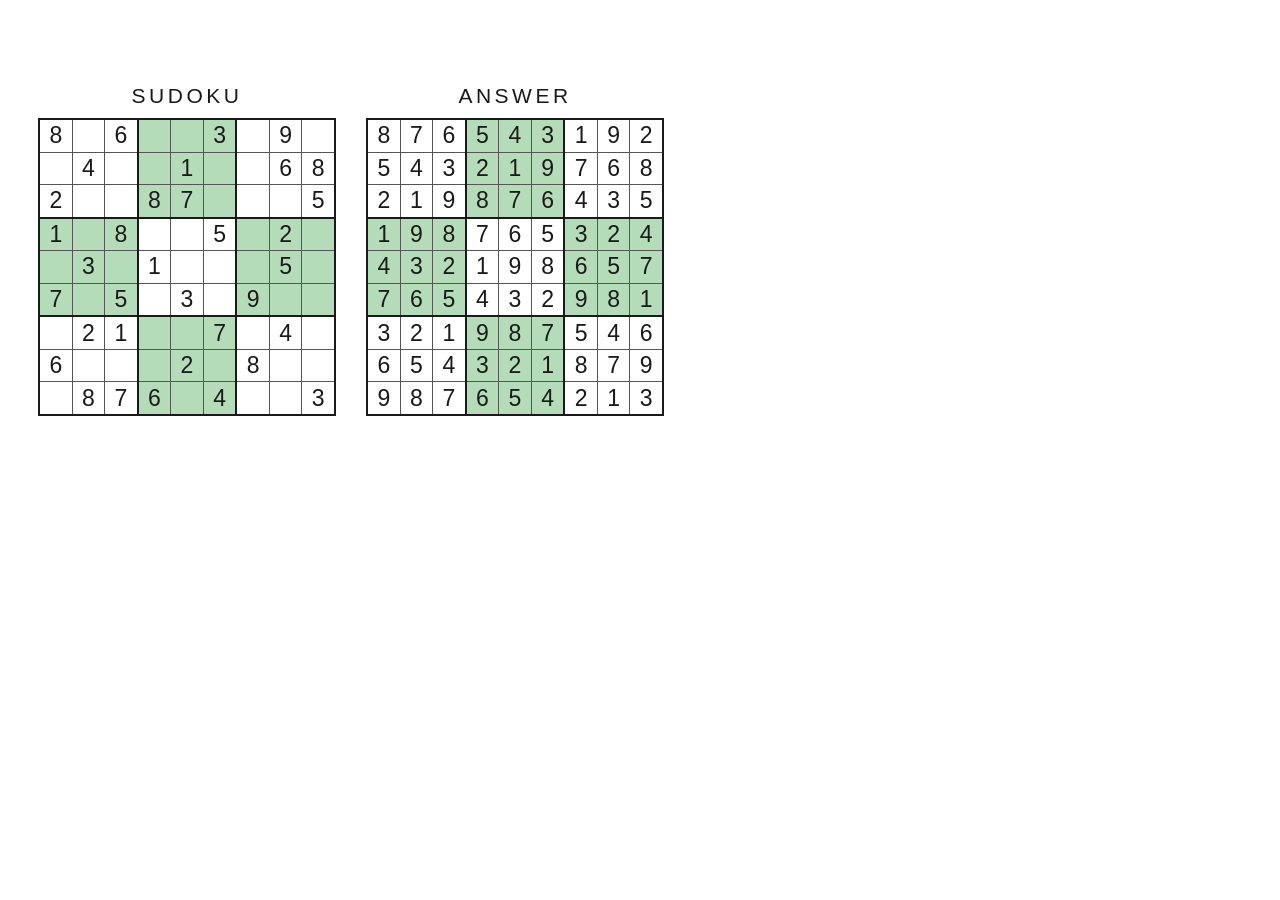
<file: CSS/Sudoku/index.html>
<!DOCTYPE html>
<html lang="en">
<head>
<meta charset="utf-8">
<meta name="viewport" content="width=device-width, initial-scale=1">
<title>Sudoku</title>
<style>
  * { box-sizing: border-box; }
  body { margin: 0; background: #fff; font-family: Helvetica, Arial, sans-serif; color: #1a1a1a; }

  /* Page layout: named grid areas */
  .page {
    display: grid;
    grid-template-columns: 298px 298px;
    grid-template-rows: 44px 298px;
    grid-template-areas:
      "t1 t2"
      "b1 b2";
    column-gap: 30px;
    width: 700px;
    height: 495px;
    padding: 74px 0 0 38px;
  }
  .t1 { grid-area: t1; }
  .t2 { grid-area: t2; }
  .b1 { grid-area: b1; }
  .b2 { grid-area: b2; }

  h1 {
    margin: 0;
    display: grid;
    place-items: center;
    font-size: 21px;
    font-weight: 400;
    letter-spacing: 3.5px;
  }

  /* Board: 3x3 grid of boxes, gap = thick lines */
  .board {
    display: grid;
    grid-template-columns: repeat(3, 1fr);
    grid-template-rows: repeat(3, 1fr);
    gap: 2px;
    background: #1a1a1a;
    border: 2px solid #1a1a1a;
  }

  /* Box: 3x3 grid of cells, gap = thin lines */
  .box {
    display: grid;
    grid-template-columns: repeat(3, 1fr);
    grid-template-rows: repeat(3, 1fr);
    gap: 1px;
    background: #555;
    background-clip: content-box;
  }
  .box.g span { background: #b5dcb9; }

  /* Cell */
  .box span {
    display: grid;
    place-items: center;
    background: #fff;
    font-size: 23px;
  }
</style>
</head>
<body>
<div class="page">

  <h1 class="t1">SUDOKU</h1>
  <h1 class="t2">ANSWER</h1>

  <!-- PUZZLE -->
  <div class="board b1">
    <div class="box">
      <span>8</span><span></span><span>6</span>
      <span></span><span>4</span><span></span>
      <span>2</span><span></span><span></span>
    </div>
    <div class="box g">
      <span></span><span></span><span>3</span>
      <span></span><span>1</span><span></span>
      <span>8</span><span>7</span><span></span>
    </div>
    <div class="box">
      <span></span><span>9</span><span></span>
      <span></span><span>6</span><span>8</span>
      <span></span><span></span><span>5</span>
    </div>

    <div class="box g">
      <span>1</span><span></span><span>8</span>
      <span></span><span>3</span><span></span>
      <span>7</span><span></span><span>5</span>
    </div>
    <div class="box">
      <span></span><span></span><span>5</span>
      <span>1</span><span></span><span></span>
      <span></span><span>3</span><span></span>
    </div>
    <div class="box g">
      <span></span><span>2</span><span></span>
      <span></span><span>5</span><span></span>
      <span>9</span><span></span><span></span>
    </div>

    <div class="box">
      <span></span><span>2</span><span>1</span>
      <span>6</span><span></span><span></span>
      <span></span><span>8</span><span>7</span>
    </div>
    <div class="box g">
      <span></span><span></span><span>7</span>
      <span></span><span>2</span><span></span>
      <span>6</span><span></span><span>4</span>
    </div>
    <div class="box">
      <span></span><span>4</span><span></span>
      <span>8</span><span></span><span></span>
      <span></span><span></span><span>3</span>
    </div>
  </div>

  <!-- ANSWER -->
  <div class="board b2">
    <div class="box">
      <span>8</span><span>7</span><span>6</span>
      <span>5</span><span>4</span><span>3</span>
      <span>2</span><span>1</span><span>9</span>
    </div>
    <div class="box g">
      <span>5</span><span>4</span><span>3</span>
      <span>2</span><span>1</span><span>9</span>
      <span>8</span><span>7</span><span>6</span>
    </div>
    <div class="box">
      <span>1</span><span>9</span><span>2</span>
      <span>7</span><span>6</span><span>8</span>
      <span>4</span><span>3</span><span>5</span>
    </div>

    <div class="box g">
      <span>1</span><span>9</span><span>8</span>
      <span>4</span><span>3</span><span>2</span>
      <span>7</span><span>6</span><span>5</span>
    </div>
    <div class="box">
      <span>7</span><span>6</span><span>5</span>
      <span>1</span><span>9</span><span>8</span>
      <span>4</span><span>3</span><span>2</span>
    </div>
    <div class="box g">
      <span>3</span><span>2</span><span>4</span>
      <span>6</span><span>5</span><span>7</span>
      <span>9</span><span>8</span><span>1</span>
    </div>

    <div class="box">
      <span>3</span><span>2</span><span>1</span>
      <span>6</span><span>5</span><span>4</span>
      <span>9</span><span>8</span><span>7</span>
    </div>
    <div class="box g">
      <span>9</span><span>8</span><span>7</span>
      <span>3</span><span>2</span><span>1</span>
      <span>6</span><span>5</span><span>4</span>
    </div>
    <div class="box">
      <span>5</span><span>4</span><span>6</span>
      <span>8</span><span>7</span><span>9</span>
      <span>2</span><span>1</span><span>3</span>
    </div>
  </div>

</div>
</body>
</html>
</file>
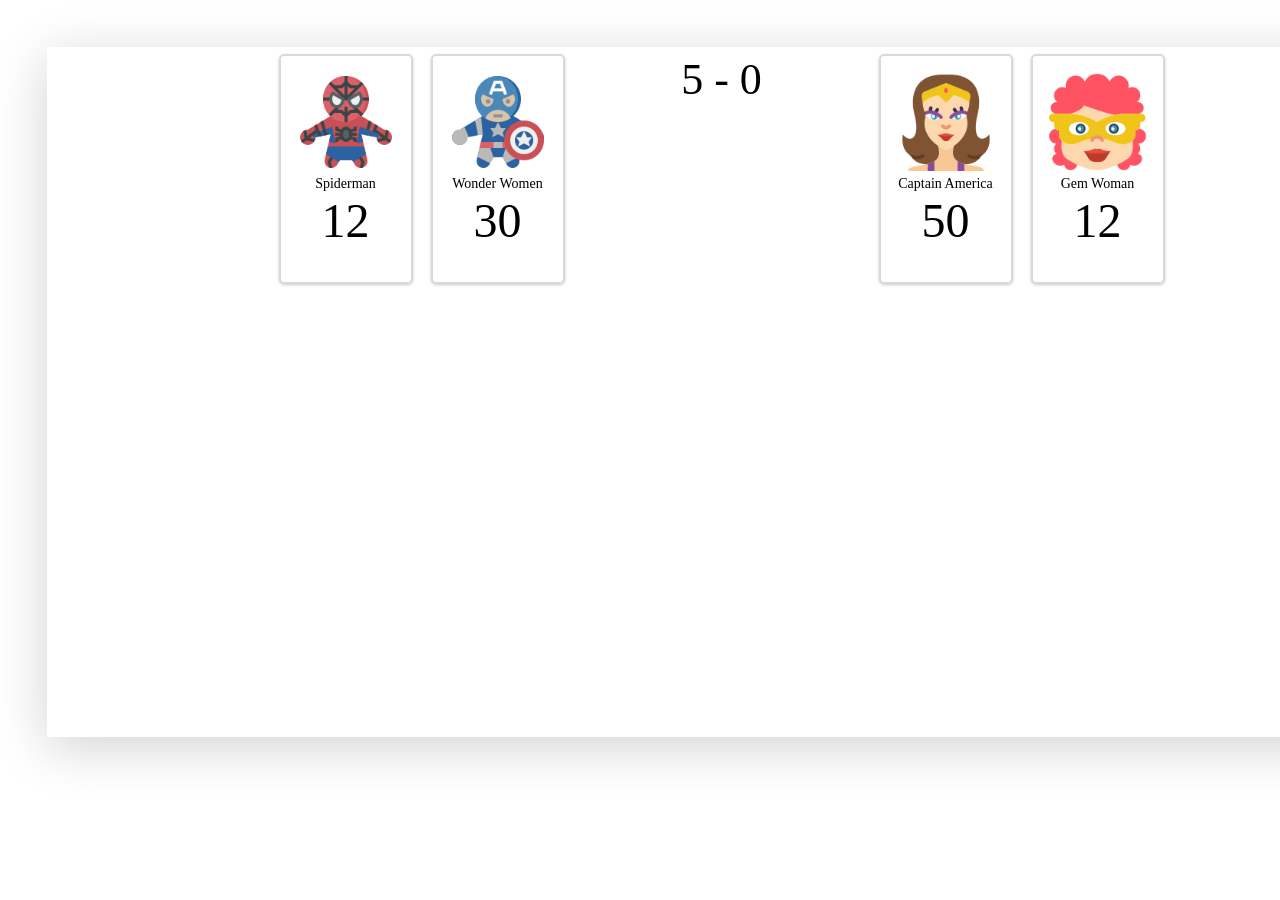
<file: CSS/Superwars/index.html>
<!DOCTYPE html>
<html lang="en">
<head>
  <meta charset="UTF-8">
  <meta name="viewport" content="width=device-width, initial-scale=1.0">
  <title>Super Wars</title>
  <style>
    * {
      box-sizing: border-box;
    }

    body {
      margin: 0;
      background: #fff;
      font-family: "Times New Roman", Times, serif;
    }

    
    .page {
      width: 1349px;
      height: 690px;
      margin: 47px 0 0 47px;
      background: #fff;
      box-shadow: 0 10px 50px rgba(0, 0, 0, 0.18);
      display: flex;
      justify-content: center;
      align-items: flex-start;
    }

    
    .arena {
      width: 886px;
      margin-top: 7px;
      display: flex;
      justify-content: space-between;
      align-items: flex-start;
    }

    .team {
      display: flex;
      gap: 18px;
    }

    .card {
      width: 134px;
      height: 230px;
      padding: 17px 10px 0;
      border: 2px solid #d9d9d9;
      border-radius: 5px;
      box-shadow: 0 1px 3px rgba(0, 0, 0, 0.2);
      display: flex;
      flex-direction: column;
      align-items: center;
      text-align: center;
    }

    .card img {
      width: 98px;
      height: 98px;
      object-fit: contain;
    }

    .name {
      margin-top: 4px;
      font-size: 14px;
      line-height: 18px;
    }

    .power {
      margin-top: 2px;
      font-size: 48px;
      line-height: 1.1;
    }

    .score {
      font-size: 44px;
      line-height: 1;
      margin-top: 4px;
      align-self: flex-start;
    }
  </style>
</head>
<body>
  <div class="page">
    <div class="arena">

      
      <div class="team">
        <div class="card">
          <img src="super-1.png" alt="Spiderman">
          <span class="name">Spiderman</span>
          <span class="power">12</span>
        </div>
        <div class="card">
          <img src="super-2.png" alt="Wonder Women">
          <span class="name">Wonder Women</span>
          <span class="power">30</span>
        </div>
      </div>

      
      <div class="score">5 - 0</div>

      
      <div class="team">
        <div class="card">
          <img src="super-3.png" alt="Captain America">
          <span class="name">Captain America</span>
          <span class="power">50</span>
        </div>
        <div class="card">
          <img src="super-4.png" alt="Gem Woman">
          <span class="name">Gem Woman</span>
          <span class="power">12</span>
        </div>
      </div>

    </div>
  </div>
</body>
</html>
</file>
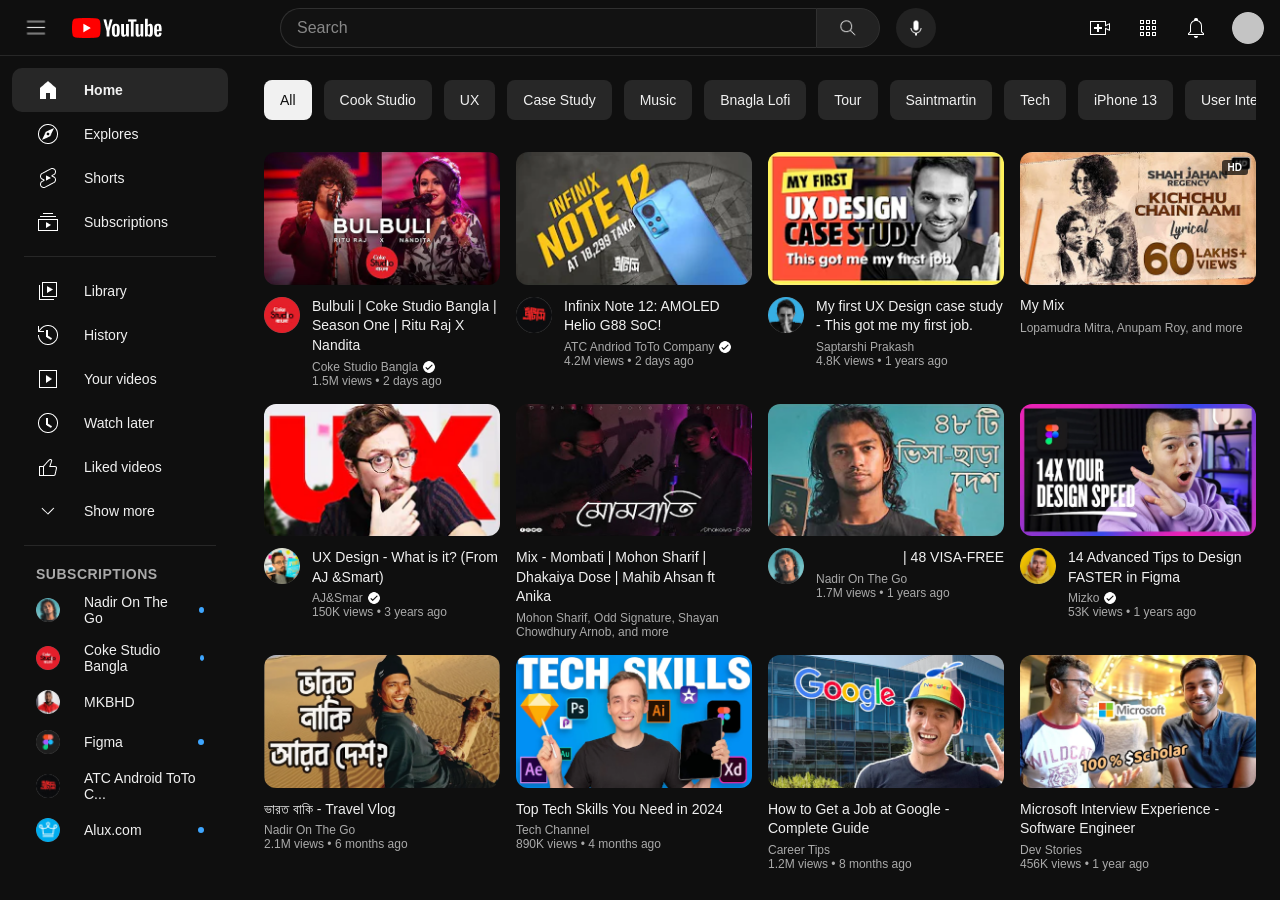
<file: CSS/Youtube clone/index.html>
<!DOCTYPE html>
<html lang="en">
<head>
<meta charset="UTF-8">
<meta name="viewport" content="width=device-width, initial-scale=1.0">
<title>YouTube Clone</title>
<style>
  * {
    margin: 0;
    padding: 0;
    box-sizing: border-box;
  }

  body {
    font-family: 'Roboto', Arial, sans-serif;
    background-color: #0f0f0f;
    color: #f1f1f1;
    overflow-x: hidden;
  }

  
  .header {
    position: fixed;
    top: 0;
    left: 0;
    right: 0;
    height: 56px;
    background-color: #0f0f0f;
    display: flex;
    align-items: center;
    justify-content: space-between;
    padding: 0 16px;
    z-index: 100;
    border-bottom: 1px solid #272727;
  }

  .header-left {
    display: flex;
    align-items: center;
    gap: 16px;
    min-width: 200px;
  }

  .icon-btn {
    background: none;
    border: none;
    cursor: pointer;
    padding: 8px;
    border-radius: 50%;
    display: flex;
    align-items: center;
    justify-content: center;
  }

  .icon-btn:hover {
    background-color: #272727;
  }

  .icon-btn img {
    width: 24px;
    height: 24px;
    object-fit: contain;
  }

  .logo {
    display: flex;
    align-items: center;
    text-decoration: none;
  }

  .logo img {
    height: 20px;
  }

  .header-center {
    display: flex;
    align-items: center;
    flex: 0 1 720px;
    gap: 8px;
  }

  .search-container {
    display: flex;
    flex: 1;
    max-width: 600px;
  }

  .search-input {
    flex: 1;
    height: 40px;
    background-color: #121212;
    border: 1px solid #303030;
    border-right: none;
    border-radius: 20px 0 0 20px;
    padding: 0 16px;
    color: #fff;
    font-size: 16px;
    outline: none;
  }

  .search-input::placeholder {
    color: #888;
  }

  .search-input:focus {
    border-color: #1c62b9;
  }

  .search-btn {
    width: 64px;
    height: 40px;
    background-color: #222;
    border: 1px solid #303030;
    border-radius: 0 20px 20px 0;
    cursor: pointer;
    display: flex;
    align-items: center;
    justify-content: center;
  }

  .search-btn img {
    width: 20px;
    height: 20px;
    object-fit: contain;
  }

  .mic-btn {
    width: 40px;
    height: 40px;
    background-color: #222;
    border: none;
    border-radius: 50%;
    cursor: pointer;
    display: flex;
    align-items: center;
    justify-content: center;
    margin-left: 8px;
  }

  .mic-btn img {
    width: 20px;
    height: 20px;
    object-fit: contain;
  }

  .header-right {
    display: flex;
    align-items: center;
    gap: 8px;
    min-width: 200px;
    justify-content: flex-end;
  }

  .header-right .icon-btn img {
    width: 24px;
    height: 24px;
  }

  .profile-pic {
    width: 32px;
    height: 32px;
    border-radius: 50%;
    margin-left: 8px;
    cursor: pointer;
    overflow: hidden;
    background: #555;
  }

  .profile-pic img {
    width: 100%;
    height: 100%;
    object-fit: cover;
  }

  
  .sidebar {
    position: fixed;
    top: 56px;
    left: 0;
    width: 240px;
    height: calc(100vh - 56px);
    background-color: #0f0f0f;
    overflow-y: auto;
    padding: 12px 0;
    z-index: 90;
  }

  .sidebar::-webkit-scrollbar {
    width: 8px;
  }

  .sidebar::-webkit-scrollbar-thumb {
    background: #555;
    border-radius: 4px;
  }

  .nav-item {
    display: flex;
    align-items: center;
    gap: 24px;
    padding: 10px 24px;
    cursor: pointer;
    text-decoration: none;
    color: #f1f1f1;
    font-size: 14px;
    border-radius: 10px;
    margin: 0 12px;
    transition: background 0.2s;
  }

  .nav-item:hover {
    background-color: #272727;
  }

  .nav-item.active {
    background-color: #272727;
    font-weight: 600;
  }

  .nav-item img {
    width: 24px;
    height: 24px;
    object-fit: contain;
    flex-shrink: 0;
  }

  .nav-divider {
    height: 1px;
    background-color: #272727;
    margin: 12px 24px;
  }

  .sidebar-section-title {
    padding: 8px 24px 4px 36px;
    font-size: 14px;
    font-weight: 600;
    color: #aaa;
    text-transform: uppercase;
    letter-spacing: 0.5px;
  }

  .sub-item {
    display: flex;
    align-items: center;
    gap: 24px;
    padding: 8px 24px;
    cursor: pointer;
    text-decoration: none;
    color: #f1f1f1;
    font-size: 14px;
    border-radius: 10px;
    margin: 0 12px;
    transition: background 0.2s;
  }

  .sub-item:hover {
    background-color: #272727;
  }

  .sub-avatar {
    width: 24px;
    height: 24px;
    border-radius: 50%;
    flex-shrink: 0;
    overflow: hidden;
    background: #555;
  }

  .sub-avatar img {
    width: 100%;
    height: 100%;
    object-fit: cover;
  }

  .sub-dot {
    width: 6px;
    height: 6px;
    background: #3ea6ff;
    border-radius: 50%;
    margin-left: auto;
  }

  
  .main-content {
    margin-left: 240px;
    margin-top: 56px;
    padding: 16px 24px;
  }

  
  .chips-container {
    display: flex;
    gap: 12px;
    overflow-x: auto;
    padding-bottom: 16px;
    margin-bottom: 16px;
    position: sticky;
    top: 56px;
    background: #0f0f0f;
    z-index: 50;
    padding-top: 8px;
  }

  .chips-container::-webkit-scrollbar {
    display: none;
  }

  .chip {
    padding: 8px 16px;
    background-color: #272727;
    border: none;
    border-radius: 8px;
    color: #f1f1f1;
    font-size: 14px;
    cursor: pointer;
    white-space: nowrap;
    transition: background 0.2s;
  }

  .chip:hover {
    background-color: #3a3a3a;
  }

  .chip.active {
    background-color: #f1f1f1;
    color: #0f0f0f;
    font-weight: 500;
  }

  .chip-arrow {
    width: 40px;
    height: 40px;
    background-color: #272727;
    border: none;
    border-radius: 50%;
    cursor: pointer;
    display: flex;
    align-items: center;
    justify-content: center;
    flex-shrink: 0;
    color: #fff;
    font-size: 18px;
  }

  
  .video-grid {
    display: grid;
    grid-template-columns: repeat(4, 1fr);
    gap: 16px 16px;
  }

  .video-card {
    cursor: pointer;
  }

  .thumbnail-container {
    position: relative;
    width: 100%;
    aspect-ratio: 16/9;
    border-radius: 12px;
    overflow: hidden;
    background-color: #1a1a1a;
  }

  .thumbnail-container img {
    width: 100%;
    height: 100%;
    object-fit: cover;
    display: block;
  }

  .thumbnail-container img:not([src]),
  .thumbnail-container img[src=""] {
    background: linear-gradient(135deg, #272727, #1a1a1a);
  }

  .hd-badge {
    position: absolute;
    top: 8px;
    right: 8px;
    background: rgba(0,0,0,0.7);
    color: #fff;
    font-size: 10px;
    padding: 2px 6px;
    border-radius: 3px;
    font-weight: 700;
  }

  .video-info {
    display: flex;
    gap: 12px;
    margin-top: 12px;
  }

  .channel-avatar {
    width: 36px;
    height: 36px;
    border-radius: 50%;
    flex-shrink: 0;
    overflow: hidden;
    background: #555;
  }

  .channel-avatar img {
    width: 100%;
    height: 100%;
    object-fit: cover;
  }

  .video-details {
    flex: 1;
  }

  .video-title {
    font-size: 14px;
    font-weight: 500;
    line-height: 1.4;
    color: #f1f1f1;
    display: -webkit-box;
    -webkit-box-orient: vertical;
    overflow: hidden;
    margin-bottom: 4px;
  }

  .video-channel {
    font-size: 12px;
    color: #aaa;
    display: flex;
    align-items: center;
    gap: 4px;
  }

  .verified-badge {
    width: 14px;
    height: 14px;
  }

  .verified-badge img {
    width: 100%;
    height: 100%;
    object-fit: contain;
  }

  .video-meta {
    font-size: 12px;
    color: #aaa;
  }

  
  .mix-label {
    font-size: 14px;
    font-weight: 500;
    margin-bottom: 4px;
    color: #f1f1f1;
  }

  .mix-subtitle {
    font-size: 12px;
    color: #aaa;
  }

  
  @media (max-width: 1200px) {
    .video-grid {
      grid-template-columns: repeat(3, 1fr);
    }
  }

  @media (max-width: 900px) {
    .sidebar {
      display: none;
    }
    .main-content {
      margin-left: 0;
    }
    .video-grid {
      grid-template-columns: repeat(2, 1fr);
    }
  }

  @media (max-width: 600px) {
    .video-grid {
      grid-template-columns: 1fr;
    }
    .header-center {
      display: none;
    }
  }
</style>
</head>
<body>


<header class="header">
  <div class="header-left">
  
    <button class="icon-btn" title="Menu">
      <img src="hambarger.png" alt="Menu">
    </button>

  
    <a href="#" class="logo">
      <img src="Youtube logo.png" alt="YouTube">
    </a>
  </div>

  <div class="header-center">
    <div class="search-container">
      <input type="text" class="search-input" placeholder="Search">
      <button class="search-btn" title="Search">
        <img src="search.png" alt="Search">
      </button>
    </div>
    <button class="mic-btn" title="Voice search">
      
      <img src="mic.png" alt="Mic">
    </button>
  </div>

  <div class="header-right">
    <button class="icon-btn" title="Create">
      <img src="create.png" alt="Create">
    </button>

  
    <button class="icon-btn" title="Apps">
      <img src="more.png" alt="Apps">
    </button>

  
    <button class="icon-btn" title="Notifications">
      <img src="bell.png" alt="Notifications">
    </button>

    <div class="profile-pic">
      <img src="Ellipse 4-1.png" alt="Profile">
    </div>
  </div>
</header>


<aside class="sidebar">
  
  <a href="#" class="nav-item active">
    <img src="home.png" alt="Home">
    Home
  </a>
  <a href="#" class="nav-item">
    <img src="explore.png" alt="Explores">
    Explores
  </a>
  <a href="#" class="nav-item">
    <img src="shorts.png" alt="Shorts">
    Shorts
  </a>
  <a href="#" class="nav-item">
    <img src="subscription.png" alt="Subscriptions">
    Subscriptions
  </a>

  <div class="nav-divider"></div>

  <a href="#" class="nav-item">
    <img src="library.png" alt="Library">
    Library
  </a>
  <a href="#" class="nav-item">
    <img src="history.png" alt="History">
    History
  </a>
  <a href="#" class="nav-item">
    <img src="your_video.png" alt="Your videos">
    Your videos
  </a>
  <a href="#" class="nav-item">
    <img src="watch_later.png" alt="Watch later">
    Watch later
  </a>
  <a href="#" class="nav-item">
    <img src="liked.png" alt="Liked videos">
    Liked videos
  </a>
  <a href="#" class="nav-item">
    <img src="down_arrow.png" alt="Show more">
    Show more
  </a>

  <div class="nav-divider"></div>

  <div class="sidebar-section-title">Subscriptions</div>

  
  <a href="#" class="sub-item">
    <div class="sub-avatar">
      <img src="Ellipse 1.png" alt="Nadir">
    </div>
    Nadir On The Go
    <div class="sub-dot"></div>
  </a>
  <a href="#" class="sub-item">
    <div class="sub-avatar">
      <img src="Ellipse 1 (1).png" alt="Coke Studio">
    </div>
    Coke Studio Bangla
    <div class="sub-dot"></div>
  </a>
  <a href="#" class="sub-item">
    <div class="sub-avatar">
      <img src="Ellipse 1 (2).png" alt="MKBHD">
    </div>
    MKBHD
  </a>
  <a href="#" class="sub-item">
    <div class="sub-avatar">
      <img src="Ellipse 1 (3).png" alt="Figma">
    </div>
    Figma
    <div class="sub-dot"></div>
  </a>
  <a href="#" class="sub-item">
    <div class="sub-avatar">
      <img src="Ellipse 1 (4).png" alt="ATC">
    </div>
    ATC Android ToTo C...
  </a>
  <a href="#" class="sub-item">
    <div class="sub-avatar">
      <img src="Ellipse 1 (5).png" alt="Alux">
    </div>
    Alux.com
    <div class="sub-dot"></div>
  </a>
</aside>


<main class="main-content">

  
  <div class="chips-container">
    <button class="chip active">All</button>
    <button class="chip">Cook Studio</button>
    <button class="chip">UX</button>
    <button class="chip">Case Study</button>
    <button class="chip">Music</button>
    <button class="chip">Bnagla Lofi</button>
    <button class="chip">Tour</button>
    <button class="chip">Saintmartin</button>
    <button class="chip">Tech</button>
    <button class="chip">iPhone 13</button>
    <button class="chip">User Interface Design</button>
    <button class="chip">Compute</button>
    <button class="chip-arrow">›</button>
  </div>

  
  <div class="video-grid">

    
    <div class="video-card">
      <div class="thumbnail-container">
        
        <img src="Thumbnail-8.png" alt="Bulbuli">
      </div>
      <div class="video-info">
        <div class="channel-avatar">
          <img src="Ellipse 4 (1).png" alt="Coke Studio">
        </div>
        <div class="video-details">
          <div class="video-title">Bulbuli | Coke Studio Bangla | Season One | Ritu Raj X Nandita</div>
          <div class="video-channel">
            Coke Studio Bangla
            <span class="verified-badge">
              <img src="verified.png" alt="Verified">
            </span>
          </div>
          <div class="video-meta">1.5M views • 2 days ago</div>
        </div>
      </div>
    </div>

    
    <div class="video-card">
      <div class="thumbnail-container">
        <img src="Thumbnail-9.png" alt="Infinix Note 12">
      </div>
      <div class="video-info">
        <div class="channel-avatar">
          <img src="Ellipse 4 (2).png" alt="ATC">
        </div>
        <div class="video-details">
          <div class="video-title">Infinix Note 12: AMOLED &nbsp;&nbsp;&nbsp;&nbsp;&nbsp;&nbsp; Helio G88 SoC!</div>
          <div class="video-channel">
            ATC Andriod ToTo Company
            <span class="verified-badge">
              <img src="verified.png" alt="Verified">
            </span>
          </div>
          <div class="video-meta">4.2M views • 2 days ago</div>
        </div>
      </div>
    </div>

    
    <div class="video-card">
      <div class="thumbnail-container">
        <img src="Thumbnail-10.png" alt="UX Case Study">
      </div>
      <div class="video-info">
        <div class="channel-avatar">
          <img src="Ellipse 4 (3).png" alt="Saptarshi">
        </div>
        <div class="video-details">
          <div class="video-title">My first UX Design case study - This got me my first job.</div>
          <div class="video-channel">Saptarshi Prakash</div>
          <div class="video-meta">4.8K views • 1 years ago</div>
        </div>
      </div>
    </div>

    
    <div class="video-card">
      <div class="thumbnail-container">
        <img src="Thumbnail-11.png" alt="My Mix">
        <div class="hd-badge">HD</div>
      </div>
      <div class="video-info" style="flex-direction:column;gap:4px;">
        <div class="mix-label">My Mix</div>
        <div class="mix-subtitle">Lopamudra Mitra, Anupam Roy, and more</div>
      </div>
    </div>

    
    <div class="video-card">
      <div class="thumbnail-container">
        <img src="Thumbnail-4.png" alt="UX Design">
      </div>
      <div class="video-info">
        <div class="channel-avatar">
          <img src="Ellipse 4 (4).png" alt="AJ&Smart">
        </div>
        <div class="video-details">
          <div class="video-title">UX Design - What is it? (From AJ &Smart)</div>
          <div class="video-channel">
            AJ&Smar
            <span class="verified-badge">
              <img src="verified.png" alt="Verified">
            </span>
          </div>
          <div class="video-meta">150K views • 3 years ago</div>
        </div>
      </div>
    </div>

    
    <div class="video-card">
      <div class="thumbnail-container">
        <img src="Thumbnail-5.png" alt="Mombati">
      </div>
      <div class="video-info">
        <div class="video-details" style="margin-left:0;">
          <div class="video-title">Mix - Mombati | Mohon Sharif | Dhakaiya Dose | Mahib Ahsan ft Anika</div>
          <div class="video-channel">Mohon Sharif, Odd Signature, Shayan Chowdhury Arnob, and more</div>
        </div>
      </div>
    </div>

    <div class="video-card">
      <div class="thumbnail-container">
        <img src="Thumbnail-6.png" alt="48 Visa-Free">
      </div>
      <div class="video-info">
        <div class="channel-avatar">
          <img src="Ellipse 4 (5).png" alt="Nadir">
        </div>
        <div class="video-details">
          <div class="video-title" style="text-align:right;">| 48 VISA-FREE</div>
          <div class="video-channel">Nadir On The Go</div>
          <div class="video-meta">1.7M views • 1 years ago</div>
        </div>
      </div>
    </div>

    <div class="video-card">
      <div class="thumbnail-container">
        <img src="Thumbnail-7.png" alt="Figma Tips">
      </div>
      <div class="video-info">
        <div class="channel-avatar">
          <img src="Ellipse 4 (6).png" alt="Mizko">
        </div>
        <div class="video-details">
          <div class="video-title">14 Advanced Tips to Design FASTER in Figma</div>
          <div class="video-channel">
            Mizko
            <span class="verified-badge">
              <img src="verified.png" alt="Verified">
            </span>
          </div>
          <div class="video-meta">53K views • 1 years ago</div>
        </div>
      </div>
    </div>

    <div class="video-card">
      <div class="thumbnail-container">
        <img src="Thumbnail.png" alt="Bharat Baki">
      </div>
      <div class="video-info">
        <div class="video-details">
          <div class="video-title">ভারত বাকি - Travel Vlog</div>
          <div class="video-channel">Nadir On The Go</div>
          <div class="video-meta">2.1M views • 6 months ago</div>
        </div>
      </div>
    </div>

    
    <div class="video-card">
      <div class="thumbnail-container">
        <img src="Thumbnail-1.png" alt="Tech Skills">
      </div>
      <div class="video-info">
        <div class="video-details">
          <div class="video-title">Top Tech Skills You Need in 2024</div>
          <div class="video-channel">Tech Channel</div>
          <div class="video-meta">890K views • 4 months ago</div>
        </div>
      </div>
    </div>

    <div class="video-card">
      <div class="thumbnail-container">
        <img src="Thumbnail-2.png" alt="Google">
      </div>
      <div class="video-info">
        <div class="video-details">
          <div class="video-title">How to Get a Job at Google - Complete Guide</div>
          <div class="video-channel">Career Tips</div>
          <div class="video-meta">1.2M views • 8 months ago</div>
        </div>
      </div>
    </div>

  
    <div class="video-card">
      <div class="thumbnail-container">
        <img src="Thumbnail-3.png" alt="Microsoft">
      </div>
      <div class="video-info">
        <div class="video-details">
          <div class="video-title">Microsoft Interview Experience - Software Engineer</div>
          <div class="video-channel">Dev Stories</div>
          <div class="video-meta">456K views • 1 year ago</div>
        </div>
      </div>
    </div>

  </div>
</main>

</body>
</html>
</file>
<file: CSS/Kidz World/style.css>
* {
    margin: 0;
    padding: 0;
    box-sizing: border-box;
    font-family: 'Roboto', sans-serif;
}

body {
    background-color: #fff;
    color: #333;
}


nav {
    display: flex;
    justify-content: space-between;
    align-items: center;
    padding: 15px 50px;
    background-color: #fff;
}

.logo {
    font-weight: 900;
    font-size: 1.2rem;
    letter-spacing: 1px;
}

.cart-img{
    height: 25px;
}

.cart-main {
    display: flex;
    align-items: center;
    gap: 8px;
    font-size: 0.9rem;
    flex-direction: row;
}

.white{
    width:15px;
}

.hero {
    width: 100%; 
    height: 450px;
    background-image: url(kw-background.png);
    background-size: cover;
    display: flex;
    justify-content: space-between;
    align-items: center;
    padding: 0 50px;
    position: relative;
    overflow: hidden;
}

.hero-text {
    z-index: 2;
    color: white;
}

.hero-text h1 {
    font-family: 'Playfair Display', serif;
    font-size: 3.5rem;
    line-height: 1.2;
    margin-bottom: 20px;
}

.hero-text h5 {
    font-size: 1rem;
    font-weight: normal;
}

.hero-image {
    z-index: 2;
    height: 380px;
    object-fit: contain;
    margin-right: 50px; 
}

.section {
    padding: 60px 50px;
}

.section-title {
    font-family: 'Playfair Display', serif;
    font-size: 1.2rem;
    margin-bottom: 25px;
    color: #000;
}

.card-container {
    display: flex;
    flex-wrap: wrap;
    gap: 20px;
    justify-content: space-between;
}
.card {
    display: flex;
    flex-direction: column;
}

.card-details {
    margin-top: 10px;
    margin-bottom: 15px;
    flex-grow: 1; 
}

.card-details h5 {
    font-size: 0.95rem;
    margin-bottom: 5px;
    color: #000;
}

.card-details p {
    font-size: 0.8rem;
    color: #666;
}

.money {
    display: flex;
    justify-content: space-between;
    align-items: center;
}

.money h4 {
    font-size: 1rem;
    font-weight: bold;
}

.add-btn {
    background-color: #5c8df6;
    color: white;
    border: none;
    padding: 6px 12px;
    border-radius: 4px;
    cursor: pointer;
    font-size: 0.85rem;
    font-weight: bold;
    display: flex;
    align-items: center;
    gap: 5px;
}

.btn-icon {
    font-size: 0.8rem;
}

.book-card {
    max-width: 180px; 
}

.book-img {
    width: 100%;
    height: 220px;
    object-fit: cover;
    border-radius: 8px;
    background-color: #eee; 
}

.game-card {
    max-width: 250px;
}

.game-img {
    width: 100%;
    height: 200px;
    background-color: #ffca28; 
    border-radius: 10px;
    padding: 20px;
}

.handmade-card {
    max-width: 255px;
}

.handmade-img {
    width: 100%;
    height: 200px;
    object-fit: contain;
    border: 1px solid #e0e0e0;
    border-radius: 8px;
    background-color: #fff;
}
</file>
